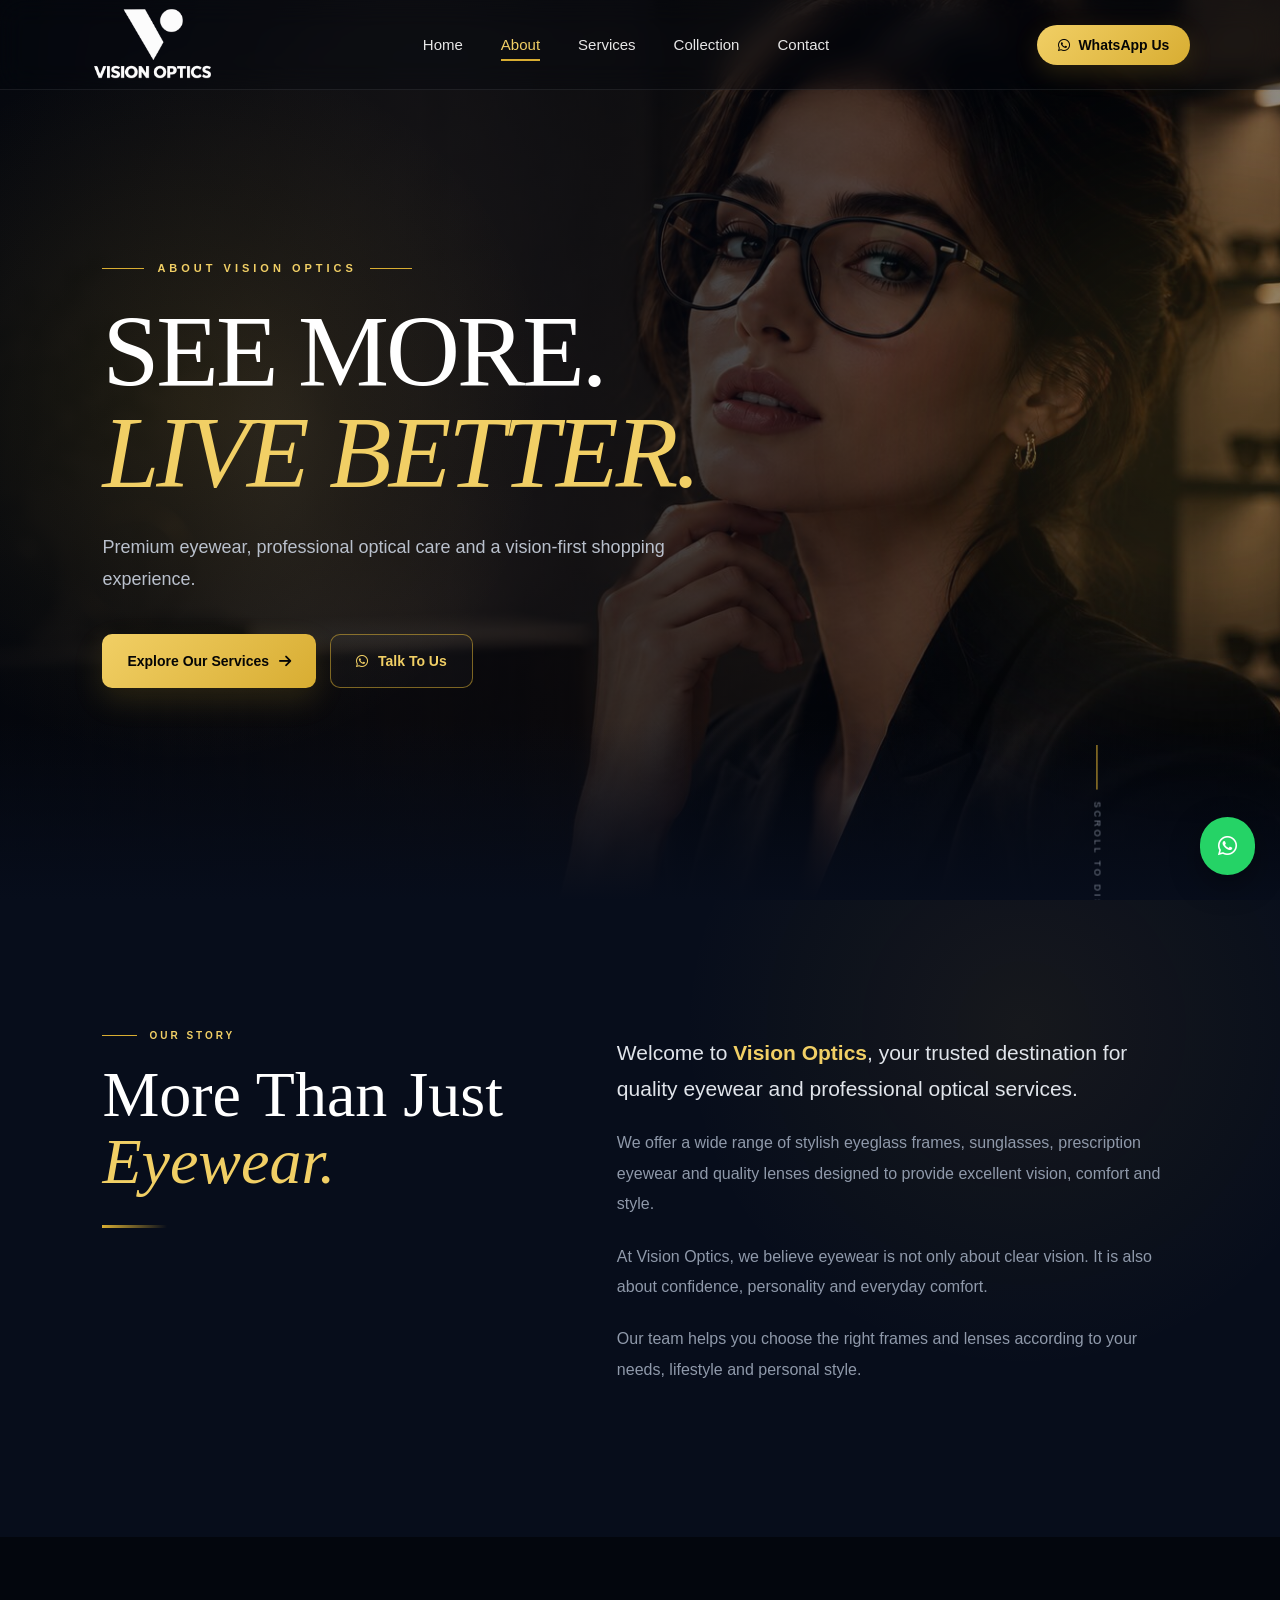
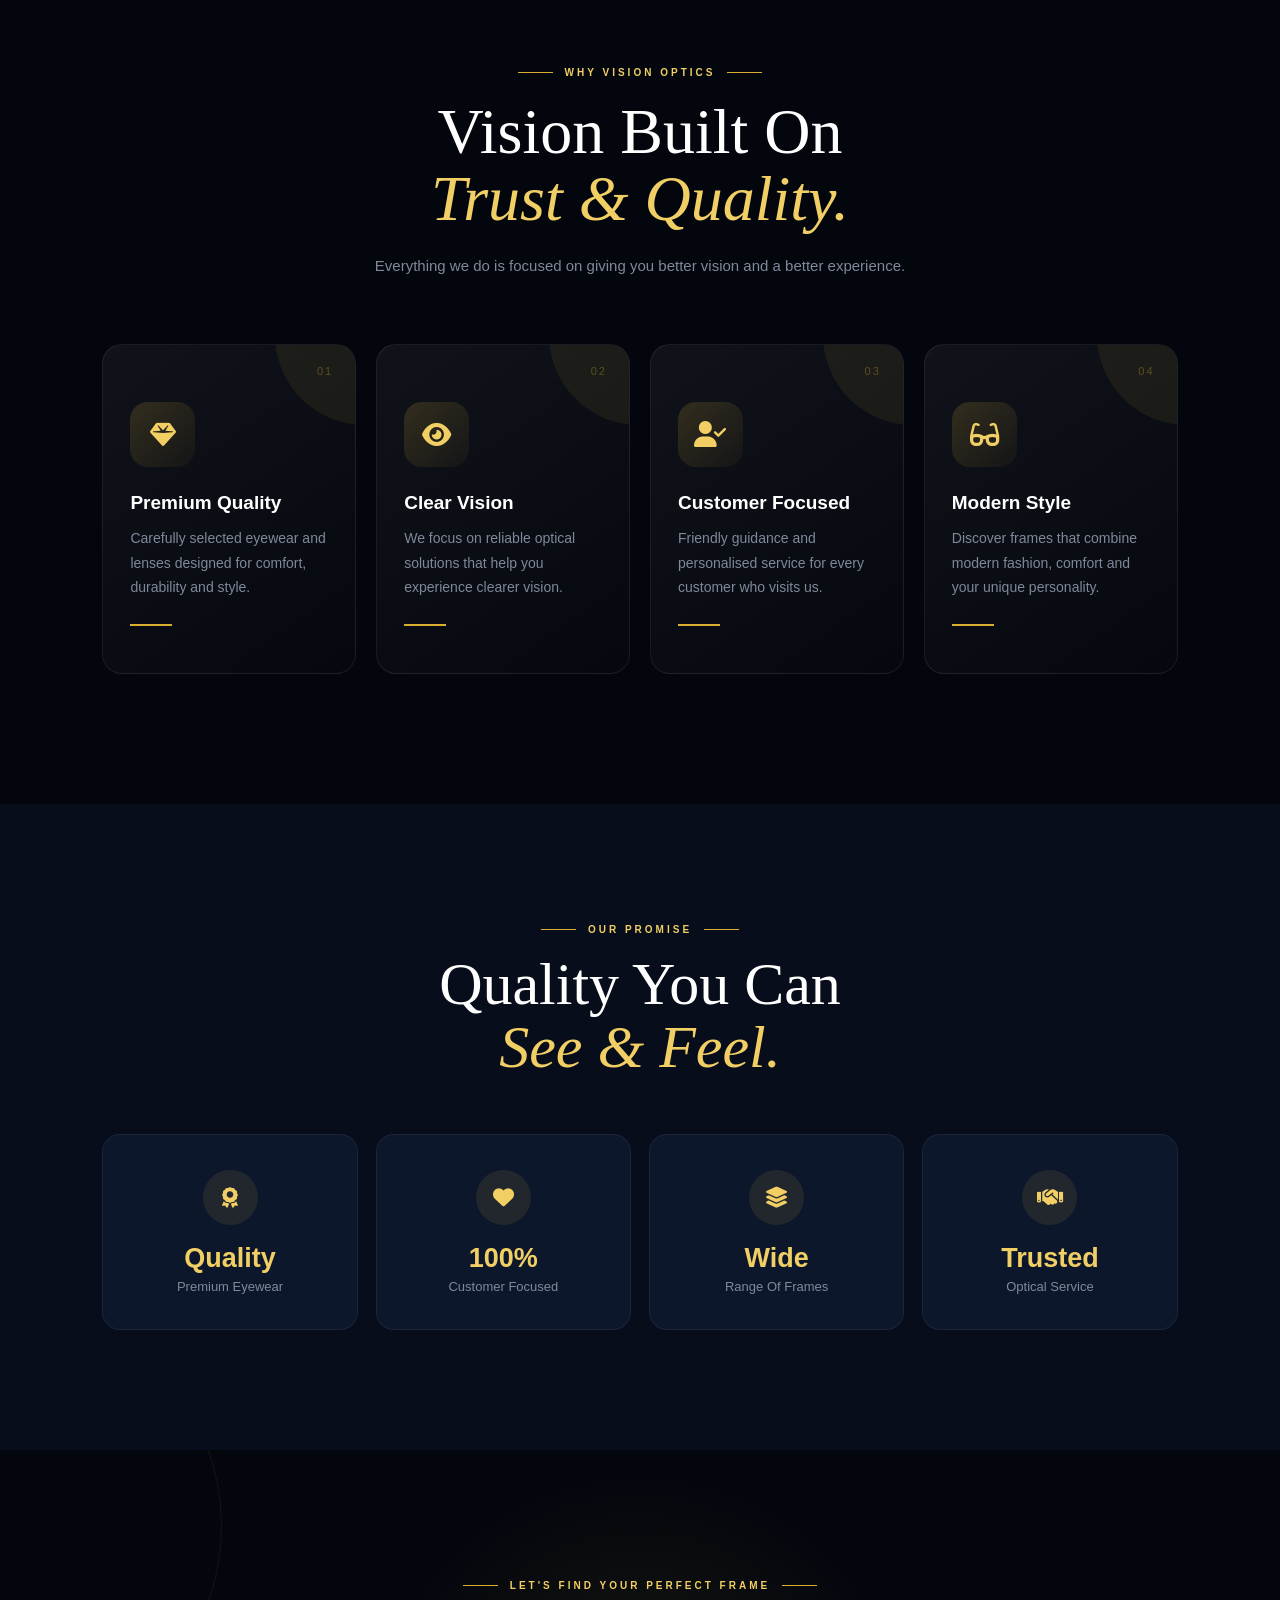
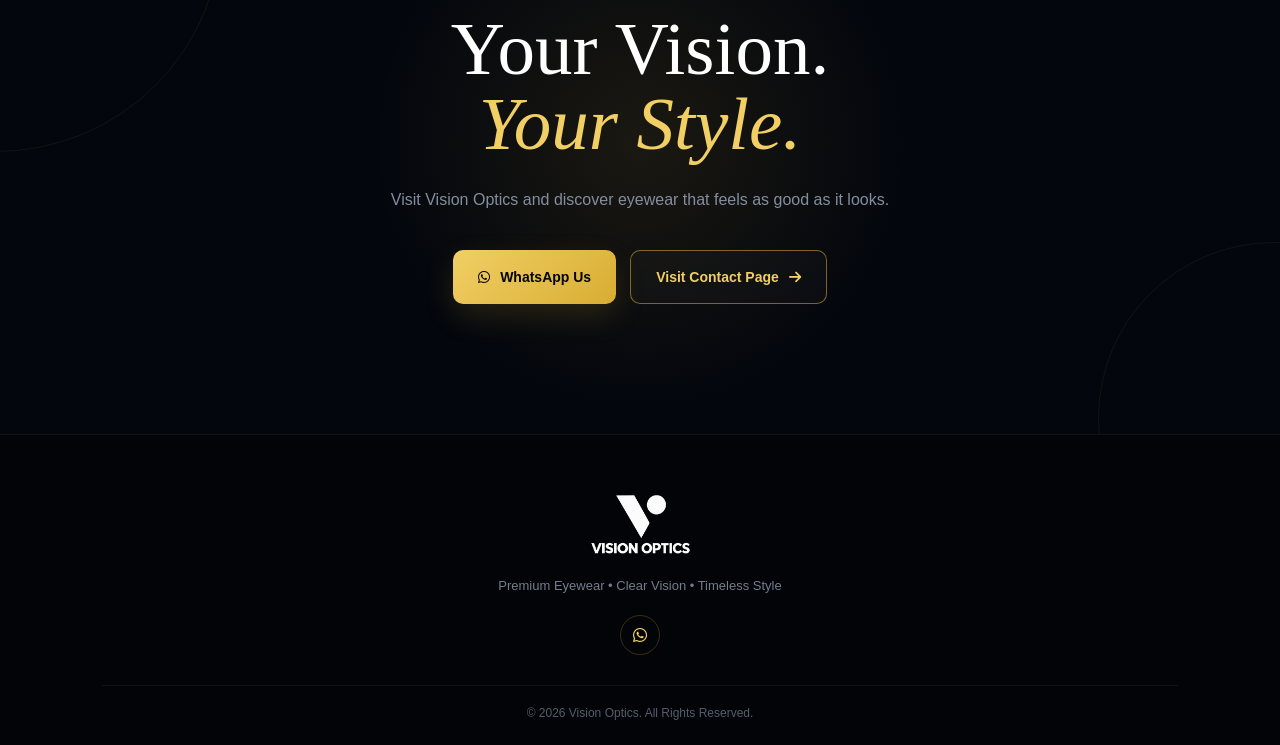
<file: about.html>
<!DOCTYPE html>
<html lang="en">

<head>

    <meta charset="UTF-8">
    <meta name="viewport" content="width=device-width, initial-scale=1.0">

    <title>About Us | Vision Optics</title>

    <link rel="stylesheet" href="css/style.css">

    <link rel="stylesheet"
        href="https://cdnjs.cloudflare.com/ajax/libs/font-awesome/6.5.1/css/all.min.css">

</head>

<body class="about-page">

    <!-- ================= NAVBAR ================= -->

    <nav class="navbar">

        <a href="index.html" class="logo">
            <img src="images/logo.png" alt="Vision Optics Logo">
        </a>

        <!-- Mobile Menu Toggle -->
        <input type="checkbox" id="menu-toggle">
        <label for="menu-toggle" class="menu-icon">
            <i class="fas fa-bars"></i>
        </label>

        <ul class="nav-links">
            <li>
                <a href="index.html">Home</a>
            </li>
            <li>
                <a href="about.html" class="active">About</a>
            </li>
            <li>
                <a href="services.html">Services</a>
            </li>
            <li>
                <a href="collection.html">Collection</a>
            </li>
            <li>
                <a href="contact.html">Contact</a>
            </li>
        </ul>

        <a href="https://wa.me/919898174744"
           target="_blank"
           class="nav-btn">
            <i class="fab fa-whatsapp"></i>
            WhatsApp Us
        </a>

    </nav>


    <!-- ================= ABOUT HERO ================= -->

    <section class="about-hero">

        <div class="about-hero-overlay"></div>

        <div class="about-hero-content">

            <div class="about-eyebrow">

                <span></span>

                ABOUT VISION OPTICS

                <span></span>

            </div>

            <h1>
                SEE MORE.<br>
                <em>LIVE BETTER.</em>
            </h1>

            <p>
                Premium eyewear, professional optical care
                and a vision-first shopping experience.
            </p>

            <div class="about-hero-buttons">

                <a href="services.html"
                   class="about-gold-btn">

                    Explore Our Services
                    <i class="fas fa-arrow-right"></i>

                </a>

                <a href="https://wa.me/919898174744"
                   target="_blank"
                   class="about-outline-btn">

                    <i class="fab fa-whatsapp"></i>
                    Talk To Us

                </a>

            </div>

        </div>

        <div class="about-scroll">

            <span></span>
            SCROLL TO DISCOVER

        </div>

    </section>


    <!-- ================= INTRO ================= -->

    <section class="about-story">

        <div class="about-story-container">

            <div class="about-story-heading">

                <div class="about-section-label">

                    <span></span>
                    OUR STORY

                </div>

                <h2>
                    More Than Just<br>
                    <em>Eyewear.</em>
                </h2>

                <div class="about-gold-line"></div>

            </div>


            <div class="about-story-content">

                <p class="about-lead">

                    Welcome to <strong>Vision Optics</strong>,
                    your trusted destination for quality eyewear
                    and professional optical services.

                </p>

                <p>

                    We offer a wide range of stylish eyeglass frames,
                    sunglasses, prescription eyewear and quality
                    lenses designed to provide excellent vision,
                    comfort and style.

                </p>

                <p>

                    At Vision Optics, we believe eyewear is not
                    only about clear vision. It is also about
                    confidence, personality and everyday comfort.

                </p>

                <p>

                    Our team helps you choose the right frames
                    and lenses according to your needs, lifestyle
                    and personal style.

                </p>

            </div>

        </div>

    </section>


    <!-- ================= VALUES ================= -->

    <section class="about-values">

        <div class="about-values-heading">

            <div class="about-section-label center">

                <span></span>
                WHY VISION OPTICS
                <span></span>

            </div>

            <h2>
                Vision Built On<br>
                <em>Trust & Quality.</em>
            </h2>

            <p>
                Everything we do is focused on giving you
                better vision and a better experience.
            </p>

        </div>


        <div class="about-value-grid">


            <!-- CARD 1 -->

            <div class="about-value-card">

                <div class="about-card-number">
                    01
                </div>

                <div class="about-value-icon">

                    <i class="fas fa-gem"></i>

                </div>

                <h3>Premium Quality</h3>

                <p>
                    Carefully selected eyewear and lenses
                    designed for comfort, durability and style.
                </p>

                <div class="about-card-line"></div>

            </div>


            <!-- CARD 2 -->

            <div class="about-value-card">

                <div class="about-card-number">
                    02
                </div>

                <div class="about-value-icon">

                    <i class="fas fa-eye"></i>

                </div>

                <h3>Clear Vision</h3>

                <p>
                    We focus on reliable optical solutions
                    that help you experience clearer vision.
                </p>

                <div class="about-card-line"></div>

            </div>


            <!-- CARD 3 -->

            <div class="about-value-card">

                <div class="about-card-number">
                    03
                </div>

                <div class="about-value-icon">

                    <i class="fas fa-user-check"></i>

                </div>

                <h3>Customer Focused</h3>

                <p>
                    Friendly guidance and personalised service
                    for every customer who visits us.
                </p>

                <div class="about-card-line"></div>

            </div>


            <!-- CARD 4 -->

            <div class="about-value-card">

                <div class="about-card-number">
                    04
                </div>

                <div class="about-value-icon">

                    <i class="fas fa-glasses"></i>

                </div>

                <h3>Modern Style</h3>

                <p>
                    Discover frames that combine modern fashion,
                    comfort and your unique personality.
                </p>

                <div class="about-card-line"></div>

            </div>

        </div>

    </section>


    <!-- ================= STATS ================= -->

    <section class="about-stats-section">

        <div class="about-stats-heading">

            <div class="about-section-label center">

                <span></span>
                OUR PROMISE
                <span></span>

            </div>

            <h2>
                Quality You Can<br>
                <em>See & Feel.</em>
            </h2>

        </div>


        <div class="about-stats-grid">


            <div class="about-stat-box">

                <div class="about-stat-icon">
                    <i class="fas fa-award"></i>
                </div>

                <h3>Quality</h3>

                <p>Premium Eyewear</p>

            </div>


            <div class="about-stat-box">

                <div class="about-stat-icon">
                    <i class="fas fa-heart"></i>
                </div>

                <h3>100%</h3>

                <p>Customer Focused</p>

            </div>


            <div class="about-stat-box">

                <div class="about-stat-icon">
                    <i class="fas fa-layer-group"></i>
                </div>

                <h3>Wide</h3>

                <p>Range Of Frames</p>

            </div>


            <div class="about-stat-box">

                <div class="about-stat-icon">
                    <i class="fas fa-handshake"></i>
                </div>

                <h3>Trusted</h3>

                <p>Optical Service</p>

            </div>

        </div>

    </section>


    <!-- ================= CTA ================= -->

    <section class="about-cta">

        <div class="about-cta-content">

            <div class="about-section-label center">

                <span></span>
                LET'S FIND YOUR PERFECT FRAME
                <span></span>

            </div>

            <h2>
                Your Vision.<br>
                <em>Your Style.</em>
            </h2>

            <p>
                Visit Vision Optics and discover eyewear
                that feels as good as it looks.
            </p>

            <div class="about-cta-buttons">

                <a href="https://wa.me/919898174744"
                   target="_blank"
                   class="about-gold-btn">

                    <i class="fab fa-whatsapp"></i>
                    WhatsApp Us

                </a>

                <a href="contact.html"
                   class="about-outline-btn">

                    Visit Contact Page
                    <i class="fas fa-arrow-right"></i>

                </a>

            </div>

        </div>

    </section>


    <!-- ================= FOOTER ================= -->

    <footer>

        <div class="footer-logo">

            <img src="images/logo.png"
                 alt="Vision Optics">

        </div>

        <p>
            Premium Eyewear • Clear Vision • Timeless Style
        </p>

        <div class="footer-social">

            <a href="https://wa.me/919898174744"
               target="_blank"
               aria-label="WhatsApp">

                <i class="fab fa-whatsapp"></i>

            </a>

        </div>

        <div class="footer-bottom">

            © 2026 Vision Optics. All Rights Reserved.

        </div>

    </footer>


    <!-- ================= FLOATING WHATSAPP ================= -->

    <a href="https://wa.me/919898174744"
       target="_blank"
       class="floating-whatsapp">

        <i class="fab fa-whatsapp"></i>

    </a>


    <script src="js/script.js"></script>

</body>

</html>
</file>
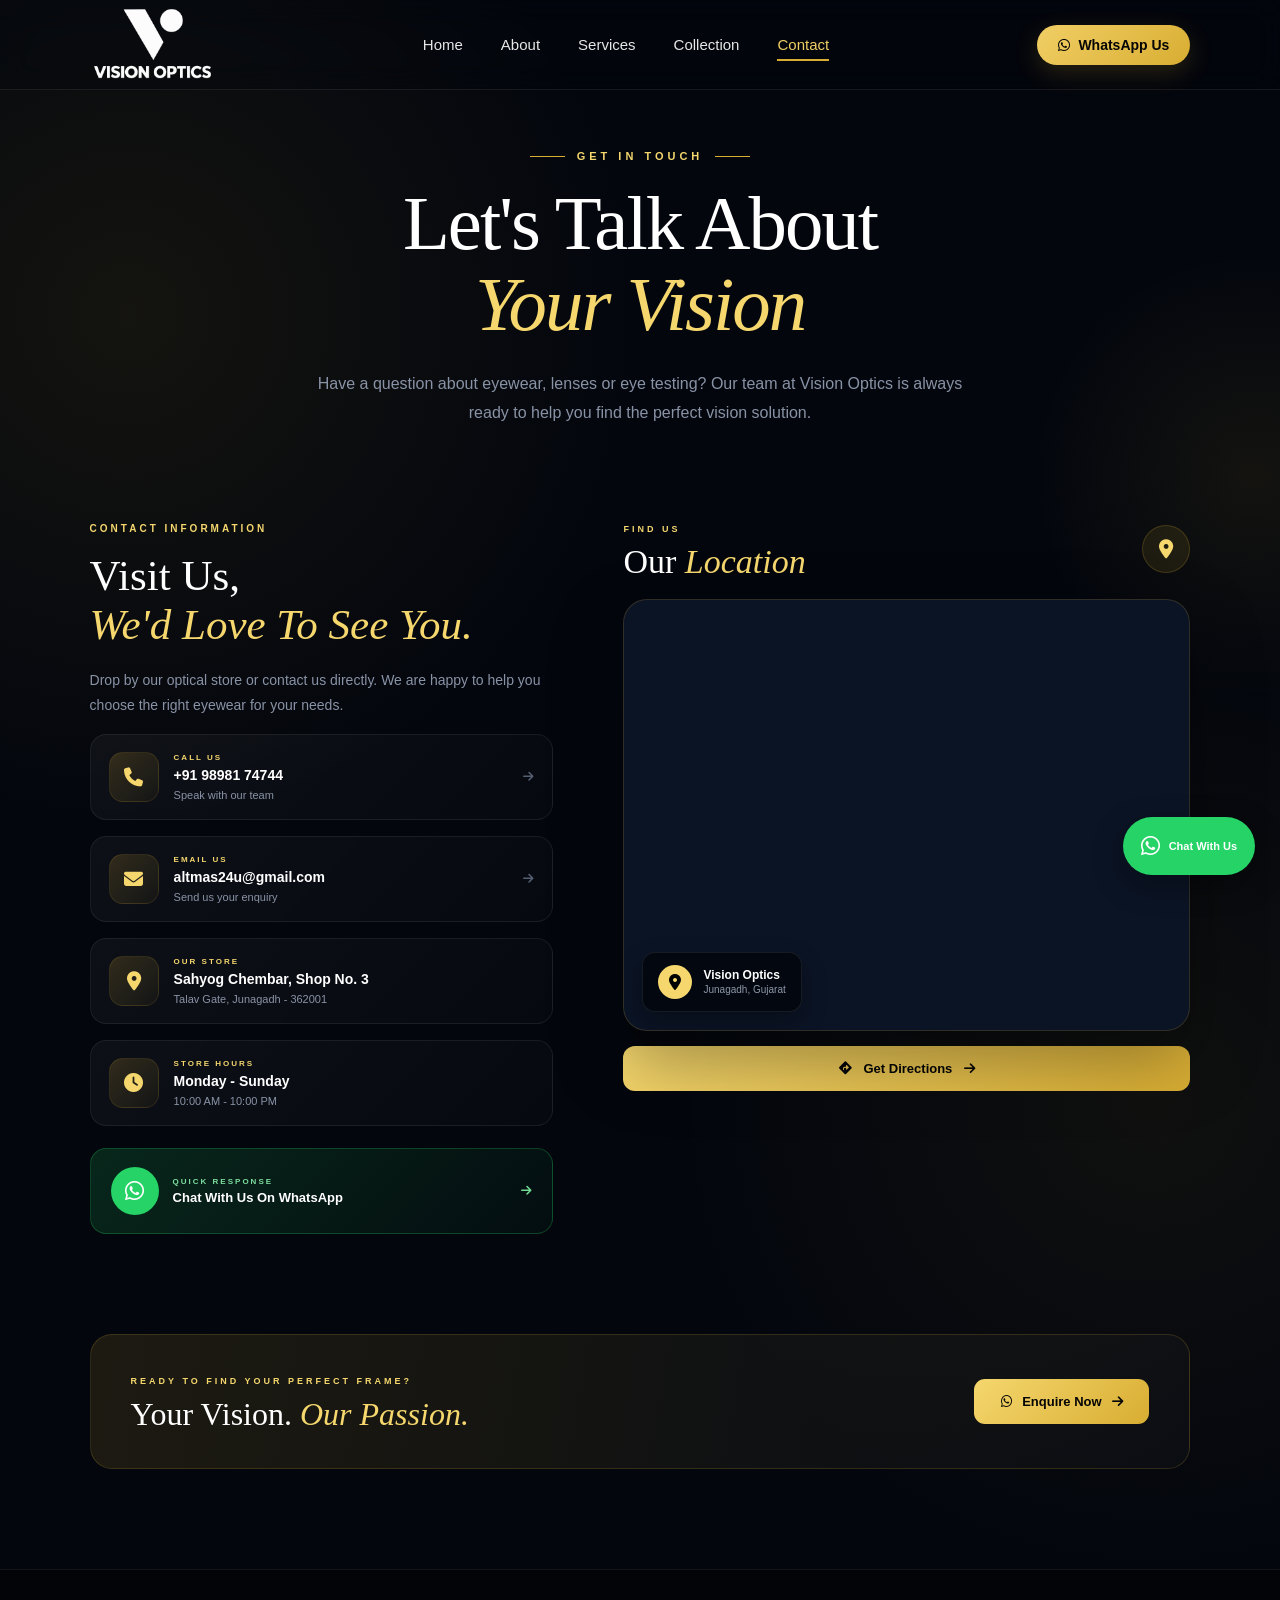
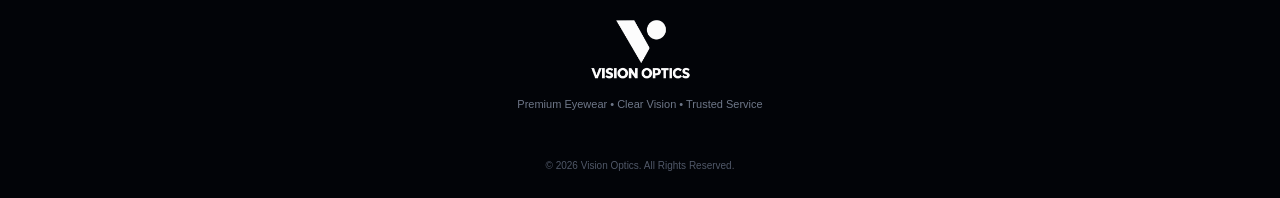
<file: contact.html>
<!DOCTYPE html>
<html lang="en">

<head>

    <meta charset="UTF-8">
    <meta name="viewport" content="width=device-width, initial-scale=1.0">

    <title>Contact Us | Vision Optics</title>

    <!-- Main Website CSS -->
    <link rel="stylesheet" href="css/style.css">

    <!-- ONLY CONTACT PAGE CSS -->
    <link rel="stylesheet" href="css/contact.css">

    <!-- Font Awesome -->
    <link rel="stylesheet"
        href="https://cdnjs.cloudflare.com/ajax/libs/font-awesome/6.5.1/css/all.min.css">

</head>

<body>

    <!-- ================= NAVBAR ================= -->

    <nav class="navbar">

        <a href="index.html" class="logo">
            <img src="images/logo.png" alt="Vision Optics Logo">
        </a>

        <!-- Mobile Menu Toggle -->
        <input type="checkbox" id="menu-toggle">
        <label for="menu-toggle" class="menu-icon">
            <i class="fas fa-bars"></i>
        </label>

        <ul class="nav-links">
            <li>
                <a href="index.html">Home</a>
            </li>
            <li>
                <a href="about.html">About</a>
            </li>
            <li>
                <a href="services.html">Services</a>
            </li>
            <li>
                <a href="collection.html">Collection</a>
            </li>
            <li>
                <a href="contact.html" class="active">Contact</a>
            </li>
        </ul>

        <a href="https://wa.me/919898174744"
            target="_blank"
            class="nav-btn">
            <i class="fab fa-whatsapp"></i>
            WhatsApp Us
        </a>

    </nav>


    <!-- ================= CONTACT HERO ================= -->

    <section class="contact-page">

        <div class="contact-hero">

            <div class="contact-label">
                <span></span>
                GET IN TOUCH
                <span></span>
            </div>

            <h1>
                Let's Talk About
                <span>Your Vision</span>
            </h1>

            <p>
                Have a question about eyewear, lenses or eye testing?
                Our team at Vision Optics is always ready to help you
                find the perfect vision solution.
            </p>

        </div>


        <!-- ================= CONTACT CONTENT ================= -->

        <div class="contact-wrapper">


            <!-- LEFT SIDE -->

            <div class="contact-details">

                <div class="contact-heading">

                    <span>CONTACT INFORMATION</span>

                    <h2>
                        Visit Us,
                        <em>We'd Love To See You.</em>
                    </h2>

                    <p>
                        Drop by our optical store or contact us directly.
                        We are happy to help you choose the right eyewear
                        for your needs.
                    </p>

                </div>


                <!-- PHONE -->

                <a href="tel:+919898174744" class="contact-card">

                    <div class="contact-icon">
                        <i class="fas fa-phone"></i>
                    </div>

                    <div>
                        <small>CALL US</small>
                        <h3>+91 98981 74744</h3>
                        <p>Speak with our team</p>
                    </div>

                    <i class="fas fa-arrow-right card-arrow"></i>

                </a>


                <!-- EMAIL -->

                <a href="mailto:altmas24u@gmail.com"
                    class="contact-card">

                    <div class="contact-icon">
                        <i class="fas fa-envelope"></i>
                    </div>

                    <div>
                        <small>EMAIL US</small>
                        <h3>altmas24u@gmail.com</h3>
                        <p>Send us your enquiry</p>
                    </div>

                    <i class="fas fa-arrow-right card-arrow"></i>

                </a>


                <!-- ADDRESS -->

                <div class="contact-card">

                    <div class="contact-icon">
                        <i class="fas fa-location-dot"></i>
                    </div>

                    <div>
                        <small>OUR STORE</small>

                        <h3>
                            Sahyog Chembar,
                            Shop No. 3
                        </h3>

                        <p>
                            Talav Gate, Junagadh - 362001
                        </p>
                    </div>

                </div>


                <!-- TIMING -->

                <div class="contact-card">

                    <div class="contact-icon">
                        <i class="fas fa-clock"></i>
                    </div>

                    <div>
                        <small>STORE HOURS</small>

                        <h3>Monday - Sunday</h3>

                        <p>10:00 AM - 10:00 PM</p>
                    </div>

                </div>


                <!-- WHATSAPP CTA -->

                <a href="https://wa.me/919898174744"
                    target="_blank"
                    class="contact-whatsapp">

                    <div class="whatsapp-icon">
                        <i class="fab fa-whatsapp"></i>
                    </div>

                    <div>
                        <small>QUICK RESPONSE</small>
                        <strong>Chat With Us On WhatsApp</strong>
                    </div>

                    <i class="fas fa-arrow-right"></i>

                </a>

            </div>


            <!-- RIGHT SIDE -->

            <div class="contact-map-area">

                <div class="map-title">

                    <div>
                        <span>FIND US</span>

                        <h2>
                            Our <em>Location</em>
                        </h2>
                    </div>

                    <div class="map-pin">
                        <i class="fas fa-location-dot"></i>
                    </div>

                </div>


                <!-- GOOGLE MAP -->

                <div class="map-box">

                    <iframe
                        src="https://www.google.com/maps/embed?pb=!1m18!1m12!1m3!1d927.9260749413592!2d70.45848602845479!3d21.51929934638295!2m3!1f0!2f0!3f0!3m2!1i1024!2i768!4f13.1!3m3!1m2!1s0x3958018c0a292eb3%3A0x24492da1417eef21!2sVision%20Optics!5e0!3m2!1sen!2sin!4v1786362574509!5m2!1sen!2sin"
                        allowfullscreen=""
                        loading="lazy">
                    </iframe>

                    <div class="map-overlay">

                        <i class="fas fa-location-dot"></i>

                        <div>
                            <strong>Vision Optics</strong>
                            <span>Junagadh, Gujarat</span>
                        </div>

                    </div>

                </div>


                <!-- MAP BUTTON -->

                <a
                    href="https://www.google.com/maps/search/?api=1&query=Vision+Optics+Junagadh"
                    target="_blank"
                    class="directions-btn">

                    <i class="fas fa-diamond-turn-right"></i>

                    Get Directions

                    <i class="fas fa-arrow-right"></i>

                </a>

            </div>

        </div>


        <!-- ================= BOTTOM CTA ================= -->

        <div class="contact-bottom">

            <div>

                <span>READY TO FIND YOUR PERFECT FRAME?</span>

                <h2>
                    Your Vision.
                    <em>Our Passion.</em>
                </h2>

            </div>

            <a href="https://wa.me/919898174744"
                target="_blank">

                <i class="fab fa-whatsapp"></i>

                Enquire Now

                <i class="fas fa-arrow-right"></i>

            </a>

        </div>

    </section>


    <!-- ================= FOOTER ================= -->

    <footer class="contact-footer">

        <img src="images/logo.png" alt="Vision Optics">

        <p>
            Premium Eyewear • Clear Vision • Trusted Service
        </p>

        <div class="footer-line"></div>

        <small>
            © 2026 Vision Optics. All Rights Reserved.
        </small>

    </footer>


    <!-- ================= FLOATING WHATSAPP ================= -->

    <a href="https://wa.me/919898174744"
        target="_blank"
        class="floating-whatsapp contact-wa">

        <i class="fab fa-whatsapp"></i>

        <span>Chat With Us</span>

    </a>


    <script src="js/script.js"></script>

</body>

</html>
</file>
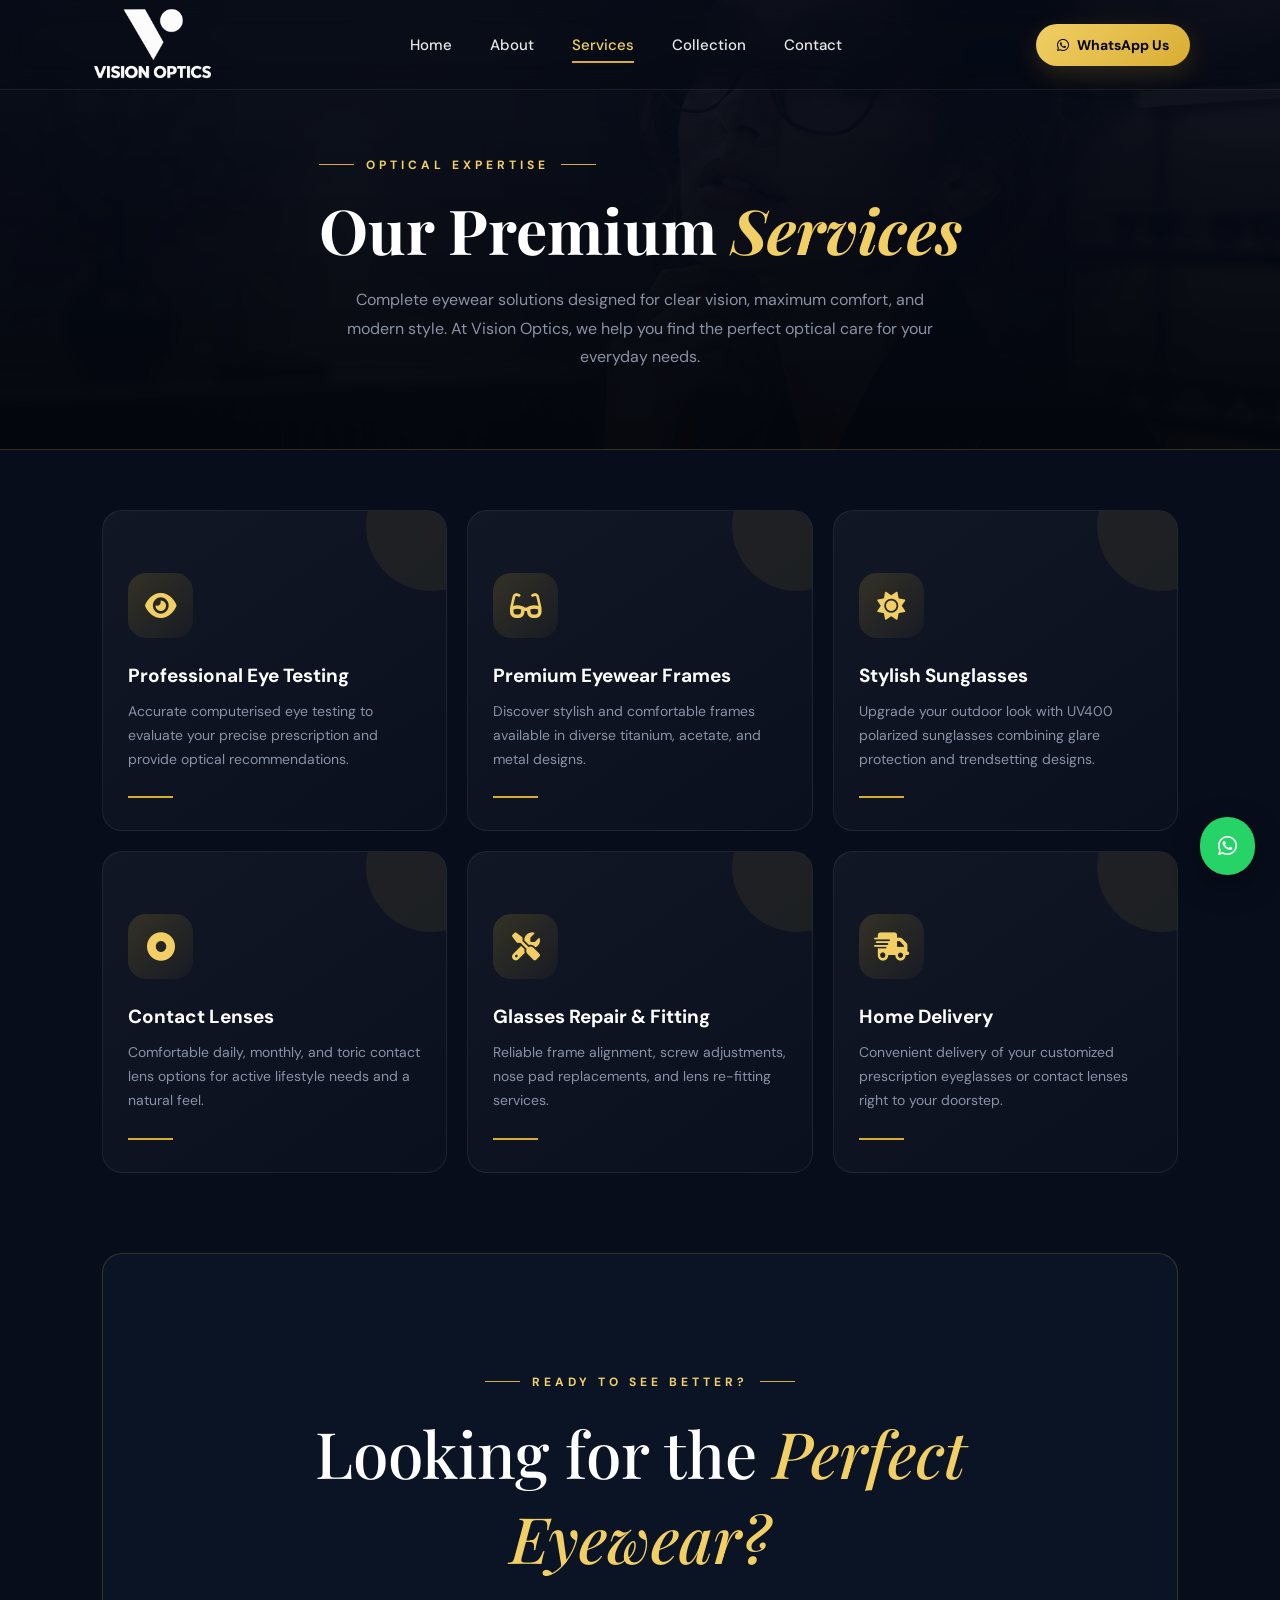
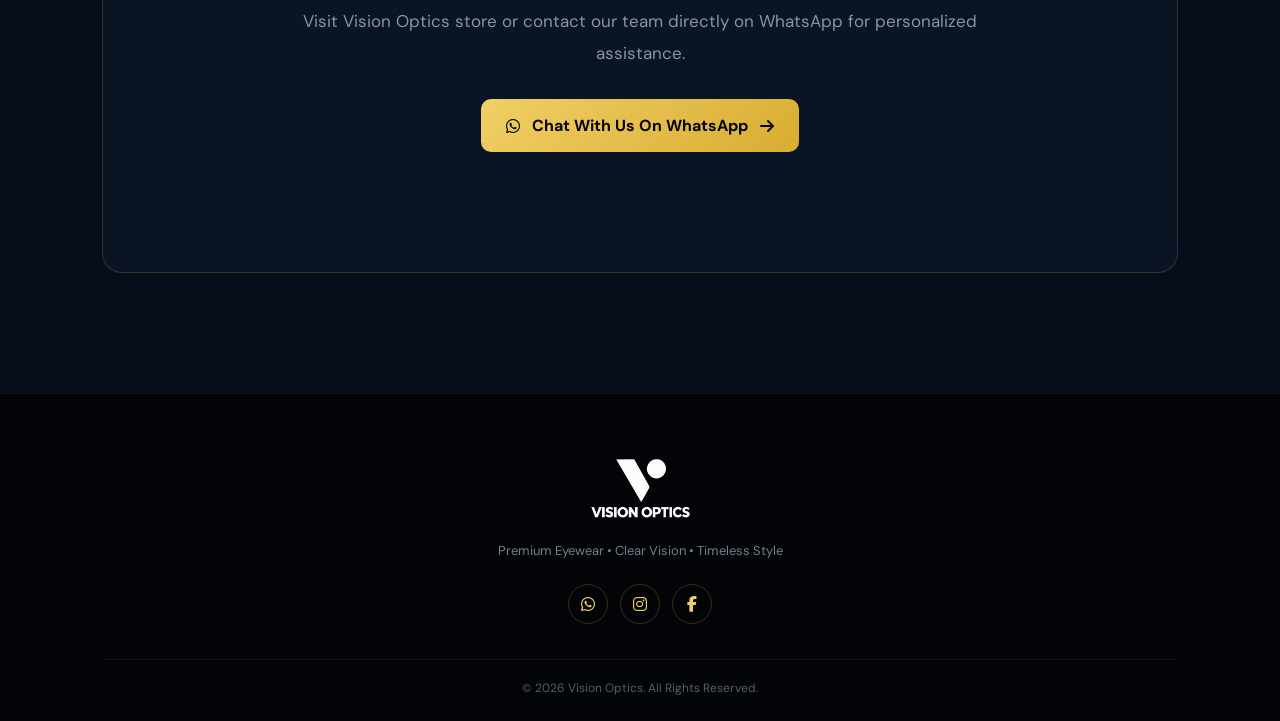
<file: services.html>
<!DOCTYPE html>
<html lang="en">
<head>
    <meta charset="UTF-8">
    <meta name="viewport" content="width=device-width, initial-scale=1.0">
    <meta name="description" content="Vision Optics offers professional eye testing, premium eyeglass frames, stylish sunglasses, contact lenses, glasses repair, and home delivery services.">
    <title>Our Services | Vision Optics</title>

    <!-- CSS -->
    <link rel="stylesheet" href="css/style.css">

    <!-- Font Awesome -->
    <link rel="stylesheet" href="https://cdnjs.cloudflare.com/ajax/libs/font-awesome/6.5.1/css/all.min.css">

    <!-- Google Fonts -->
    <link rel="preconnect" href="https://fonts.googleapis.com">
    <link rel="preconnect" href="https://fonts.gstatic.com" crossorigin>
    <link href="https://fonts.googleapis.com/css2?family=DM+Sans:wght@400;500;600;700&family=Playfair+Display:wght@500;600;700&display=swap" rel="stylesheet">
</head>

<body class="services-page">

    <!-- ================= NAVBAR ================= -->
    <nav class="navbar">
        <a href="index.html" class="logo">
            <img src="images/logo.png" alt="Vision Optics Logo">
        </a>

        <!-- Mobile Menu Toggle -->
        <input type="checkbox" id="menu-toggle">
        <label for="menu-toggle" class="menu-icon">
            <i class="fas fa-bars"></i>
        </label>

        <ul class="nav-links">
            <li><a href="index.html">Home</a></li>
            <li><a href="about.html">About</a></li>
            <li><a href="services.html" class="active">Services</a></li>
            <li><a href="collection.html">Collection</a></li>
            <li><a href="contact.html">Contact</a></li>
        </ul>

        <a href="https://wa.me/919898174744" target="_blank" class="nav-btn">
            <i class="fab fa-whatsapp"></i> WhatsApp Us
        </a>
    </nav>

    <!-- ================= SERVICES HERO ================= -->
    <section class="collection-hero">
        <div class="collection-hero-content">
            <div class="section-label">
                <span></span> OPTICAL EXPERTISE <span></span>
            </div>
            <h1>Our Premium <span>Services</span></h1>
            <p>Complete eyewear solutions designed for clear vision, maximum comfort, and modern style. At Vision Optics, we help you find the perfect optical care for your everyday needs.</p>
        </div>
    </section>

    <!-- ================= SERVICES LIST ================= -->
    <section class="services-preview" style="padding-top: 60px;">
        <div class="why-grid" style="grid-template-columns: repeat(auto-fill, minmax(300px, 1fr)); max-width: 1200px;">

            <!-- EYE TESTING -->
            <div class="why-card">
                <div class="why-icon">
                    <i class="fas fa-eye"></i>
                </div>
                <h3>Professional Eye Testing</h3>
                <p>Accurate computerised eye testing to evaluate your precise prescription and provide optical recommendations.</p>
                <div class="card-line"></div>
            </div>

            <!-- PREMIUM FRAMES -->
            <div class="why-card">
                <div class="why-icon">
                    <i class="fas fa-glasses"></i>
                </div>
                <h3>Premium Eyewear Frames</h3>
                <p>Discover stylish and comfortable frames available in diverse titanium, acetate, and metal designs.</p>
                <div class="card-line"></div>
            </div>

            <!-- SUNGLASSES -->
            <div class="why-card">
                <div class="why-icon">
                    <i class="fas fa-sun"></i>
                </div>
                <h3>Stylish Sunglasses</h3>
                <p>Upgrade your outdoor look with UV400 polarized sunglasses combining glare protection and trendsetting designs.</p>
                <div class="card-line"></div>
            </div>

            <!-- CONTACT LENSES -->
            <div class="why-card">
                <div class="why-icon">
                    <i class="fas fa-circle-dot"></i>
                </div>
                <h3>Contact Lenses</h3>
                <p>Comfortable daily, monthly, and toric contact lens options for active lifestyle needs and a natural feel.</p>
                <div class="card-line"></div>
            </div>

            <!-- GLASSES REPAIR -->
            <div class="why-card">
                <div class="why-icon">
                    <i class="fas fa-screwdriver-wrench"></i>
                </div>
                <h3>Glasses Repair & Fitting</h3>
                <p>Reliable frame alignment, screw adjustments, nose pad replacements, and lens re-fitting services.</p>
                <div class="card-line"></div>
            </div>

            <!-- HOME DELIVERY -->
            <div class="why-card">
                <div class="why-icon">
                    <i class="fas fa-truck-fast"></i>
                </div>
                <h3>Home Delivery</h3>
                <p>Convenient delivery of your customized prescription eyeglasses or contact lenses right to your doorstep.</p>
                <div class="card-line"></div>
            </div>

        </div>

        <!-- ================= CTA ================= -->
        <div class="intro" style="margin-top: 80px; border-radius: 20px; background: rgba(14, 25, 46, 0.6); border: 1px solid rgba(216, 173, 50, 0.2);">
            <div class="section-label center">
                <span></span> READY TO SEE BETTER? <span></span>
            </div>
            <h2>Looking for the <span>Perfect Eyewear?</span></h2>
            <p>Visit Vision Optics store or contact our team directly on WhatsApp for personalized assistance.</p>
            <div style="margin-top: 30px;">
                <a href="https://wa.me/919898174744" target="_blank" class="btn-primary">
                    <i class="fab fa-whatsapp"></i> Chat With Us On WhatsApp <i class="fas fa-arrow-right"></i>
                </a>
            </div>
        </div>
    </section>

    <!-- ================= FOOTER ================= -->
    <footer>
        <div class="footer-logo">
            <img src="images/logo.png" alt="Vision Optics">
        </div>

        <p>Premium Eyewear • Clear Vision • Timeless Style</p>

        <div class="footer-social">
            <a href="https://wa.me/919898174744" target="_blank" aria-label="WhatsApp">
                <i class="fab fa-whatsapp"></i>
            </a>
            <a href="#" aria-label="Instagram">
                <i class="fab fa-instagram"></i>
            </a>
            <a href="#" aria-label="Facebook">
                <i class="fab fa-facebook-f"></i>
            </a>
        </div>

        <div class="footer-bottom">
            © 2026 Vision Optics. All Rights Reserved.
        </div>
    </footer>

    <!-- ================= FLOATING WHATSAPP ================= -->
    <a href="https://wa.me/919898174744" target="_blank" class="floating-whatsapp" aria-label="Contact Vision Optics on WhatsApp">
        <i class="fab fa-whatsapp"></i>
    </a>

    <!-- JS -->
    <script src="js/script.js"></script>
</body>
</html>
</file>
<file: css/style.css>
/* =====================================================
   VISION OPTICS
   PREMIUM OPTICAL SHOP WEBSITE
===================================================== */


/* ================= RESET ================= */

* {
    margin: 0;
    padding: 0;
    box-sizing: border-box;
    scroll-behavior: smooth;
}


:root {

    --gold: #d8ad32;
    --gold-light: #f1cf65;
    --gold-dark: #a77c18;

    --black: #03060d;
    --dark: #070d1b;
    --dark-2: #0b1427;
    --card: #0e192e;

    --white: #ffffff;
    --text: #d7dbe4;
    --muted: #8993a6;

}


body {

    font-family: 'DM Sans', sans-serif;

    background: var(--black);

    color: var(--white);

    overflow-x: hidden;

}


a {
    text-decoration: none;
    color: inherit;
}


img {
    max-width: 100%;
    display: block;
}


::selection {
    background: var(--gold);
    color: #000;
}



/* =====================================================
   NAVBAR
===================================================== */

.navbar {

    position: absolute;

    top: 0;
    left: 0;

    width: 100%;

    height: 90px;

    padding: 0 7%;

    display: flex;

    align-items: center;

    justify-content: space-between;

    z-index: 1000;

    background: rgba(3, 6, 13, 0.25);

    backdrop-filter: blur(14px);

    border-bottom: 1px solid rgba(255,255,255,0.08);

}


.logo img {

    width: 125px;

    height: auto;

}


.nav-links {

    display: flex;

    gap: 38px;

    list-style: none;

}


.nav-links a {

    position: relative;

    color: #e7e7e7;

    font-size: 15px;

    font-weight: 500;

    transition: 0.3s;

}


.nav-links a::after {

    content: "";

    position: absolute;

    left: 0;

    bottom: -8px;

    width: 0;

    height: 2px;

    background: var(--gold);

    transition: 0.3s;

}


.nav-links a:hover,
.nav-links a.active {

    color: var(--gold-light);

}


.nav-links a:hover::after,
.nav-links a.active::after {

    width: 100%;

}


.nav-btn {

    display: flex;

    align-items: center;

    gap: 8px;

    padding: 12px 21px;

    border-radius: 30px;

    background: linear-gradient(
        135deg,
        var(--gold-light),
        var(--gold)
    );

    color: #050505;

    font-size: 14px;

    font-weight: 700;

    box-shadow: 0 8px 25px rgba(216,173,50,0.18);

    transition: 0.3s;

}


.nav-btn:hover {

    transform: translateY(-3px);

    box-shadow: 0 12px 30px rgba(216,173,50,0.35);

}


#menu-toggle,
.menu-icon {

    display: none;

}



/* =====================================================
   HERO
===================================================== */

.hero {

    min-height: 100vh;

    position: relative;

    display: flex;

    align-items: center;

    padding: 150px 8% 100px;

    background:

        linear-gradient(
            90deg,
            rgba(3,6,13,0.92) 0%,
            rgba(3,6,13,0.72) 45%,
            rgba(3,6,13,0.35) 100%
        ),

        url('../images/hero.jpg');

    background-size: cover;

    background-position: center;

    isolation: isolate;

}


.hero::before {

    content: "";

    position: absolute;

    inset: 0;

    background:
        radial-gradient(
            circle at 20% 50%,
            rgba(216,173,50,0.10),
            transparent 35%
        );

    z-index: -1;

}


.hero-content {

    max-width: 760px;

    position: relative;

    z-index: 2;

    animation: heroReveal 1s ease both;

}


@keyframes heroReveal {

    from {

        opacity: 0;

        transform: translateY(35px);

    }

    to {

        opacity: 1;

        transform: translateY(0);

    }

}


.hero-tag,
.section-label {

    display: flex;

    align-items: center;

    gap: 12px;

    color: var(--gold-light);

    font-size: 12px;

    font-weight: 700;

    letter-spacing: 4px;

}


.hero-tag span,
.section-label span {

    width: 35px;

    height: 1px;

    background: var(--gold);

}


.hero h1 {

    margin-top: 25px;

    font-family: 'Playfair Display', serif;

    font-size: clamp(55px, 7vw, 88px);

    line-height: 1.02;

    font-weight: 500;

    letter-spacing: -2px;

}


.hero h1 span {

    color: var(--gold-light);

    font-style: italic;

}


.hero-description {

    max-width: 570px;

    margin-top: 25px;

    color: #d5d8df;

    font-size: 18px;

    line-height: 1.8;

}


/* HERO FEATURES */

.hero-features {

    display: flex;

    flex-wrap: wrap;

    gap: 14px;

    margin-top: 35px;

}


.feature {

    display: flex;

    align-items: center;

    gap: 10px;

    min-width: 135px;

    padding: 11px 15px;

    border: 1px solid rgba(255,255,255,0.10);

    border-radius: 12px;

    background: rgba(255,255,255,0.05);

    backdrop-filter: blur(10px);

}


.feature-icon {

    width: 34px;

    height: 34px;

    display: flex;

    justify-content: center;

    align-items: center;

    border-radius: 50%;

    background: rgba(216,173,50,0.12);

    color: var(--gold-light);

}


.feature strong {

    display: block;

    font-size: 12px;

}


.feature small {

    display: block;

    color: var(--muted);

    font-size: 10px;

    margin-top: 2px;

}


/* HERO BUTTONS */

.hero-buttons {

    display: flex;

    gap: 15px;

    flex-wrap: wrap;

    margin-top: 38px;

}


.btn-primary,
.btn-secondary {

    min-height: 53px;

    padding: 0 25px;

    display: inline-flex;

    align-items: center;

    justify-content: center;

    gap: 12px;

    border-radius: 10px;

    font-weight: 700;

    transition: 0.35s;

}


.btn-primary {

    color: #050505;

    background: linear-gradient(
        135deg,
        var(--gold-light),
        var(--gold)
    );

}


.btn-primary:hover {

    transform: translateY(-4px);

    box-shadow:
        0 15px 35px rgba(216,173,50,0.28);

}


.btn-secondary {

    color: var(--gold-light);

    border: 1px solid rgba(216,173,50,0.65);

    background: rgba(0,0,0,0.15);

}


.btn-secondary:hover {

    background: var(--gold);

    color: #000;

    transform: translateY(-4px);

}


/* SCROLL */

.scroll-indicator {

    position: absolute;

    right: 7%;

    bottom: 35px;

    display: flex;

    align-items: center;

    gap: 10px;

    transform: rotate(90deg);

    transform-origin: right center;

}


.scroll-indicator span {

    width: 45px;

    height: 1px;

    background: var(--gold);

}


.scroll-indicator p {

    color: #999;

    font-size: 9px;

    letter-spacing: 3px;

}



/* =====================================================
   INTRO
===================================================== */

.intro {

    padding: 120px 8%;

    text-align: center;

    background: var(--dark);

}


.intro .section-label {

    justify-content: center;

}


.intro h2 {

    margin-top: 20px;

    font-family: 'Playfair Display', serif;

    font-size: clamp(38px, 5vw, 65px);

    font-weight: 500;

}


.intro h2 span {

    color: var(--gold-light);

    font-style: italic;

}


.intro p {

    max-width: 720px;

    margin: 25px auto 0;

    color: var(--muted);

    line-height: 1.9;

    font-size: 17px;

}



/* =====================================================
   WHY US
===================================================== */

.why-us {

    padding: 120px 8%;

    background:

        radial-gradient(
            circle at 80% 20%,
            rgba(216,173,50,0.06),
            transparent 30%
        ),

        var(--black);

}


.section-heading {

    text-align: center;

    max-width: 750px;

    margin: 0 auto 60px;

}


.section-heading .section-label {

    justify-content: center;

}


.section-heading h2 {

    margin-top: 18px;

    font-family: 'Playfair Display', serif;

    font-size: clamp(38px, 5vw, 60px);

    font-weight: 500;

}


.section-heading h2 span {

    color: var(--gold-light);

    font-style: italic;

}


.section-heading p {

    margin-top: 18px;

    color: var(--muted);

    line-height: 1.8;

}


.why-grid {

    max-width: 1200px;

    margin: auto;

    display: grid;

    grid-template-columns:
        repeat(4, 1fr);

    gap: 20px;

}


.why-card {

    position: relative;

    min-height: 310px;

    padding: 32px 25px;

    border: 1px solid rgba(255,255,255,0.07);

    border-radius: 20px;

    background:

        linear-gradient(
            145deg,
            rgba(255,255,255,0.045),
            rgba(255,255,255,0.015)
        );

    overflow: hidden;

    transition: 0.4s;

}


.why-card::before {

    content: "";

    position: absolute;

    width: 130px;

    height: 130px;

    right: -50px;

    top: -50px;

    border-radius: 50%;

    background: rgba(216,173,50,0.08);

}


.why-card:hover {

    transform: translateY(-10px);

    border-color: rgba(216,173,50,0.45);

    box-shadow:
        0 20px 50px rgba(0,0,0,0.35);

}


.card-number {

    position: absolute;

    right: 20px;

    top: 18px;

    color: rgba(216,173,50,0.35);

    font-size: 12px;

    letter-spacing: 2px;

}


.why-icon {

    width: 65px;

    height: 65px;

    margin-top: 30px;

    display: flex;

    align-items: center;

    justify-content: center;

    border-radius: 18px;

    background:
        linear-gradient(
            135deg,
            rgba(216,173,50,0.18),
            rgba(216,173,50,0.04)
        );

    color: var(--gold-light);

    font-size: 28px;

}


.why-card h3 {

    margin-top: 25px;

    font-size: 19px;

}


.why-card p {

    margin-top: 12px;

    color: var(--muted);

    font-size: 14px;

    line-height: 1.7;

}


.card-line {

    width: 45px;

    height: 2px;

    margin-top: 25px;

    background: var(--gold);

}



/* =====================================================
   SERVICES
===================================================== */

.services-preview {

    padding: 120px 8%;

    background: var(--dark);

}


.service-mini-grid {

    max-width: 1100px;

    margin: auto;

    display: grid;

    grid-template-columns:
        repeat(4, 1fr);

    gap: 20px;

}


.service-mini {

    padding: 35px 28px;

    border-radius: 18px;

    background: var(--card);

    border: 1px solid rgba(255,255,255,0.06);

    transition: 0.35s;

}


.service-mini:hover {

    transform: translateY(-8px);

    border-color: rgba(216,173,50,0.4);

}


.service-mini-icon {

    width: 55px;

    height: 55px;

    display: flex;

    align-items: center;

    justify-content: center;

    border-radius: 15px;

    color: var(--gold-light);

    background: rgba(216,173,50,0.1);

    font-size: 23px;

}


.service-mini h3 {

    margin-top: 22px;

    font-size: 19px;

}


.service-mini p {

    margin-top: 12px;

    color: var(--muted);

    line-height: 1.7;

    font-size: 14px;

}


.service-mini a {

    display: inline-flex;

    align-items: center;

    gap: 8px;

    margin-top: 22px;

    color: var(--gold-light);

    font-size: 13px;

    font-weight: 700;

}


.service-mini a i {

    transition: 0.3s;

}


.service-mini:hover a i {

    transform: translateX(5px);

}



/* =====================================================
   ENQUIRY
===================================================== */

.enquiry {

    padding: 120px 8%;

    background: var(--black);

}


.enquiry-wrapper {

    max-width: 1200px;

    margin: auto;

    display: grid;

    grid-template-columns: 0.9fr 1.1fr;

    gap: 70px;

    align-items: center;

}


.enquiry-info h2 {

    margin-top: 22px;

    font-family: 'Playfair Display', serif;

    font-size: clamp(42px, 5vw, 62px);

    line-height: 1.1;

    font-weight: 500;

}


.enquiry-info h2 span {

    display: block;

    color: var(--gold-light);

    font-style: italic;

}


.enquiry-info > p {

    margin-top: 25px;

    max-width: 480px;

    color: var(--muted);

    line-height: 1.8;

}


.contact-highlight {

    display: flex;

    align-items: center;

    gap: 15px;

    margin-top: 35px;

}


.highlight-icon {

    width: 55px;

    height: 55px;

    display: flex;

    align-items: center;

    justify-content: center;

    border-radius: 50%;

    background: #25d366;

    font-size: 25px;

}


.contact-highlight small {

    display: block;

    color: var(--muted);

    font-size: 9px;

    letter-spacing: 2px;

}


.contact-highlight strong {

    display: block;

    margin-top: 5px;

    font-size: 14px;

}


.form-box {

    padding: 35px;

    border-radius: 24px;

    background:

        linear-gradient(
            145deg,
            #0d182c,
            #080f1e
        );

    border: 1px solid rgba(255,255,255,0.07);

    box-shadow:
        0 30px 80px rgba(0,0,0,0.25);

}


#enquiryForm {

    display: flex;

    flex-direction: column;

    gap: 18px;

}


.input-group {

    display: flex;

    flex-direction: column;

    gap: 8px;

}


.input-group label {

    color: #c4cad5;

    font-size: 12px;

    font-weight: 600;

}


#enquiryForm input,
#enquiryForm select,
#enquiryForm textarea {

    width: 100%;

    padding: 16px 17px;

    border: 1px solid rgba(255,255,255,0.07);

    border-radius: 10px;

    outline: none;

    color: white;

    background: rgba(255,255,255,0.04);

    font-family: inherit;

    font-size: 14px;

    transition: 0.3s;

}


#enquiryForm textarea {

    min-height: 120px;

    resize: vertical;

}


#enquiryForm select option {

    background: #0b1427;

    color: white;

}


#enquiryForm input:focus,
#enquiryForm select:focus,
#enquiryForm textarea:focus {

    border-color: var(--gold);

    background: rgba(216,173,50,0.04);

    box-shadow:
        0 0 0 3px rgba(216,173,50,0.08);

}


#enquiryForm input::placeholder,
#enquiryForm textarea::placeholder {

    color: #667085;

}


#enquiryForm button {

    width: 100%;

    padding: 17px;

    border: none;

    border-radius: 10px;

    cursor: pointer;

    display: flex;

    align-items: center;

    justify-content: center;

    gap: 12px;

    background:
        linear-gradient(
            135deg,
            var(--gold-light),
            var(--gold)
        );

    color: #050505;

    font-size: 15px;

    font-weight: 800;

    transition: 0.3s;

}


#enquiryForm button:hover {

    transform: translateY(-3px);

    box-shadow:
        0 15px 30px rgba(216,173,50,0.25);

}



/* =====================================================
   FOOTER
===================================================== */

footer {

    padding: 60px 8% 25px;

    text-align: center;

    background: #020408;

    border-top: 1px solid rgba(255,255,255,0.06);

}


.footer-logo img {

    width: 105px;

    margin: auto;

}


footer > p {

    margin-top: 18px;

    color: #747d8e;

    font-size: 13px;

}


.footer-social {

    display: flex;

    justify-content: center;

    gap: 12px;

    margin-top: 25px;

}


.footer-social a {

    width: 40px;

    height: 40px;

    display: flex;

    align-items: center;

    justify-content: center;

    border-radius: 50%;

    color: var(--gold-light);

    border: 1px solid rgba(216,173,50,0.25);

    transition: 0.3s;

}


.footer-social a:hover {

    color: #000;

    background: var(--gold);

    transform: translateY(-4px);

}


.footer-bottom {

    margin-top: 35px;

    padding-top: 20px;

    border-top: 1px solid rgba(255,255,255,0.06);

    color: #555d6c;

    font-size: 12px;

}



/* =====================================================
   FLOATING WHATSAPP
===================================================== */

.floating-whatsapp {

    position: fixed;

    right: 25px;

    bottom: 25px;

    z-index: 9999;

    height: 58px;

    padding: 0 18px;

    display: flex;

    align-items: center;

    gap: 10px;

    border-radius: 40px;

    color: white;

    background: #25d366;

    font-size: 22px;

    box-shadow:
        0 10px 30px rgba(0,0,0,0.35);

    animation: whatsappPulse 2s infinite;

}


.floating-whatsapp span {

    font-size: 12px;

    font-weight: 700;

}


@keyframes whatsappPulse {

    0% {
        box-shadow:
            0 0 0 0 rgba(37,211,102,0.45);
    }

    70% {
        box-shadow:
            0 0 0 13px rgba(37,211,102,0);
    }

    100% {
        box-shadow:
            0 0 0 0 rgba(37,211,102,0);
    }

}



/* =====================================================
   TABLET
===================================================== */

@media (max-width: 1100px) {

    .navbar {
        padding: 0 5%;
    }


    .hero {
        padding-left: 6%;
        padding-right: 6%;
    }


    .why-grid,
    .service-mini-grid {

        grid-template-columns:
            repeat(2, 1fr);

    }


    .enquiry-wrapper {

        grid-template-columns: 1fr;

        max-width: 800px;

    }

}



/* =====================================================
   MOBILE
===================================================== */

@media (max-width: 768px) {


    /* NAVBAR */

    .navbar {

        height: 75px;

        padding: 0 20px;

    }


    .logo img {

        width: 105px;

    }


    .nav-btn {

        display: none;

    }


    .menu-icon {

        display: flex;

        width: 42px;

        height: 42px;

        align-items: center;

        justify-content: center;

        border-radius: 10px;

        color: var(--gold-light);

        border: 1px solid rgba(216,173,50,0.3);

        cursor: pointer;

        font-size: 19px;

        order: 3;

    }


    .nav-links {

        position: absolute;

        top: 75px;

        left: 15px;

        right: 15px;

        padding: 20px;

        display: flex;

        flex-direction: column;

        gap: 18px;

        border-radius: 15px;

        background: rgba(7,13,27,0.97);

        border: 1px solid rgba(255,255,255,0.08);

        backdrop-filter: blur(20px);

        opacity: 0;

        visibility: hidden;

        transform: translateY(-10px);

        transition: 0.3s;

    }


    #menu-toggle:checked ~ .nav-links {

        opacity: 1;

        visibility: visible;

        transform: translateY(0);

    }


    #menu-toggle:checked + .menu-icon i::before {

        content: "\f00d";

    }



    /* HERO */

    .hero {

        min-height: 100svh;

        padding: 130px 20px 80px;

        align-items: center;

        background-position: 62% center;

    }


    .hero h1 {

        font-size: clamp(46px, 13vw, 65px);

        letter-spacing: -1px;

    }


    .hero-description {

        font-size: 15px;

        line-height: 1.7;

    }


    .hero-tag {

        font-size: 9px;

        letter-spacing: 3px;

    }


    .hero-features {

        display: grid;

        grid-template-columns: 1fr 1fr;

        gap: 9px;

    }


    .feature {

        min-width: 0;

        padding: 9px;

    }


    .feature-icon {

        width: 30px;

        height: 30px;

        flex-shrink: 0;

    }


    .feature strong {

        font-size: 10px;

    }


    .feature small {

        font-size: 9px;

    }


    .hero-buttons {

        flex-direction: column;

        width: 100%;

    }


    .btn-primary,
    .btn-secondary {

        width: 100%;

        min-height: 52px;

    }


    .scroll-indicator {

        display: none;

    }



    /* SECTIONS */

    .intro,
    .why-us,
    .services-preview,
    .enquiry {

        padding: 80px 20px;

    }


    .section-label {

        font-size: 9px;

        letter-spacing: 3px;

    }


    .section-heading {

        margin-bottom: 40px;

    }


    .section-heading h2,
    .intro h2 {

        font-size: 38px;

    }


    .intro p {

        font-size: 15px;

    }



    /* CARDS */

    .why-grid,
    .service-mini-grid {

        grid-template-columns: 1fr;

    }


    .why-card {

        min-height: 270px;

    }



    /* ENQUIRY */

    .enquiry-wrapper {

        gap: 45px;

    }


    .enquiry-info h2 {

        font-size: 43px;

    }


    .form-box {

        padding: 22px;

        border-radius: 18px;

    }



    /* WHATSAPP */

    .floating-whatsapp {

        right: 18px;

        bottom: 18px;

        width: 56px;

        height: 56px;

        padding: 0;

        justify-content: center;

    }


    .floating-whatsapp span {

        display: none;

    }

}



/* =====================================================
   SMALL MOBILE
===================================================== */

@media (max-width: 400px) {


    .hero {

        padding-left: 16px;

        padding-right: 16px;

    }


    .hero h1 {

        font-size: 43px;

    }


    .hero-features {

        gap: 7px;

    }


    .feature {

        padding: 8px 7px;

    }


    .intro,
    .why-us,
    .services-preview,
    .enquiry {

        padding-left: 16px;

        padding-right: 16px;

    }


    .form-box {

        padding: 17px;

    }

}

/* =========================================================
   VISION OPTICS - ABOUT PAGE
   IMPORTANT:
   These classes are ONLY for about.html.
   They will NOT affect Home / Services / Contact pages.
========================================================= */


/* ================= ABOUT HERO ================= */

.about-page {
    background: #03060d;
    color: #ffffff;
}

.about-hero {
    min-height: 100vh;
    position: relative;

    display: flex;
    align-items: center;

    padding: 150px 8% 100px;

    overflow: hidden;

    background:
        linear-gradient(
            90deg,
            rgba(3, 6, 13, 0.96) 0%,
            rgba(3, 6, 13, 0.82) 42%,
            rgba(3, 6, 13, 0.45) 100%
        ),
        url('../images/hero.jpg');

    background-size: cover;
    background-position: center;
}


/* Gold glow */

.about-hero::before {
    content: "";

    position: absolute;

    width: 500px;
    height: 500px;

    right: -180px;
    top: 20%;

    border-radius: 50%;

    background: rgba(216, 173, 50, 0.10);

    filter: blur(80px);

    pointer-events: none;
}


/* Bottom fade */

.about-hero::after {
    content: "";

    position: absolute;

    left: 0;
    right: 0;
    bottom: 0;

    height: 180px;

    background: linear-gradient(
        transparent,
        #070d1b
    );

    pointer-events: none;
}


.about-hero-overlay {
    position: absolute;
    inset: 0;

    background:
        radial-gradient(
            circle at 15% 45%,
            rgba(216, 173, 50, 0.12),
            transparent 30%
        );

    pointer-events: none;
}


.about-hero-content {
    position: relative;

    z-index: 3;

    max-width: 780px;

    animation: aboutHeroReveal 1s ease both;
}


@keyframes aboutHeroReveal {

    from {
        opacity: 0;
        transform: translateY(40px);
    }

    to {
        opacity: 1;
        transform: translateY(0);
    }

}


.about-eyebrow {
    display: flex;

    align-items: center;

    gap: 13px;

    color: #f1cf65;

    font-size: 11px;

    font-weight: 700;

    letter-spacing: 4px;
}


.about-eyebrow span {
    width: 42px;
    height: 1px;

    background: #d8ad32;
}


.about-hero h1 {
    margin-top: 28px;

    font-family: Georgia, "Times New Roman", serif;

    font-size: clamp(55px, 8vw, 105px);

    line-height: 0.98;

    font-weight: 500;

    letter-spacing: -3px;
}


.about-hero h1 em {
    color: #f1cf65;

    font-style: italic;
}


.about-hero-content > p {
    max-width: 580px;

    margin-top: 28px;

    color: #b9c0cc;

    font-size: 18px;

    line-height: 1.8;
}


/* Hero buttons */

.about-hero-buttons {
    display: flex;

    gap: 14px;

    flex-wrap: wrap;

    margin-top: 38px;
}


.about-gold-btn,
.about-outline-btn {
    min-height: 54px;

    padding: 0 25px;

    display: inline-flex;

    align-items: center;

    justify-content: center;

    gap: 10px;

    border-radius: 10px;

    font-size: 14px;

    font-weight: 700;

    transition: 0.35s;
}


.about-gold-btn {
    color: #050505;

    background:
        linear-gradient(
            135deg,
            #f1cf65,
            #d8ad32
        );

    box-shadow:
        0 12px 30px rgba(216, 173, 50, 0.15);
}


.about-gold-btn:hover {
    transform: translateY(-4px);

    box-shadow:
        0 18px 40px rgba(216, 173, 50, 0.28);
}


.about-outline-btn {
    color: #f1cf65;

    border: 1px solid rgba(216, 173, 50, 0.55);

    background: rgba(255, 255, 255, 0.025);
}


.about-outline-btn:hover {
    color: #000;

    background: #d8ad32;

    transform: translateY(-4px);
}


.about-scroll {
    position: absolute;

    right: 6%;

    bottom: 45px;

    z-index: 5;

    display: flex;

    align-items: center;

    gap: 12px;

    color: #777f8e;

    font-size: 9px;

    letter-spacing: 3px;

    transform: rotate(90deg);
}


.about-scroll span {
    width: 45px;
    height: 1px;

    background: #d8ad32;
}


/* ================= STORY ================= */

.about-story {
    padding: 130px 8%;

    background:
        radial-gradient(
            circle at 80% 20%,
            rgba(216, 173, 50, 0.07),
            transparent 30%
        ),
        #070d1b;
}


.about-story-container {
    max-width: 1200px;

    margin: auto;

    display: grid;

    grid-template-columns: 0.85fr 1.15fr;

    gap: 100px;

    align-items: start;
}


.about-section-label {
    display: flex;

    align-items: center;

    gap: 12px;

    color: #f1cf65;

    font-size: 10px;

    font-weight: 700;

    letter-spacing: 3px;
}


.about-section-label span {
    width: 35px;
    height: 1px;

    background: #d8ad32;
}


.about-section-label.center {
    justify-content: center;
}


.about-story-heading h2 {
    margin-top: 20px;

    font-family: Georgia, "Times New Roman", serif;

    font-size: clamp(42px, 5vw, 68px);

    line-height: 1.05;

    font-weight: 500;
}


.about-story-heading h2 em {
    color: #f1cf65;
}


.about-gold-line {
    width: 65px;
    height: 3px;

    margin-top: 30px;

    background:
        linear-gradient(
            90deg,
            #d8ad32,
            transparent
        );
}


.about-story-content {
    padding-top: 5px;
}


.about-story-content p {
    margin-bottom: 22px;

    color: #8f99aa;

    font-size: 16px;

    line-height: 1.9;
}


.about-story-content .about-lead {
    color: #e0e4ea;

    font-size: 21px;

    line-height: 1.7;
}


.about-story-content strong {
    color: #f1cf65;
}


/* ================= VALUES ================= */

.about-values {
    padding: 130px 8%;

    background: #03060d;
}


.about-values-heading {
    max-width: 720px;

    margin: 0 auto 65px;

    text-align: center;
}


.about-values-heading h2 {
    margin-top: 20px;

    font-family: Georgia, "Times New Roman", serif;

    font-size: clamp(42px, 5vw, 65px);

    line-height: 1.05;

    font-weight: 500;
}


.about-values-heading h2 em {
    color: #f1cf65;
}


.about-values-heading > p {
    max-width: 600px;

    margin: 20px auto 0;

    color: #7f899a;

    font-size: 15px;

    line-height: 1.8;
}


/* Cards */

.about-value-grid {
    max-width: 1200px;

    margin: auto;

    display: grid;

    grid-template-columns:
        repeat(4, 1fr);

    gap: 20px;
}


.about-value-card {
    position: relative;

    min-height: 330px;

    padding: 32px 27px;

    overflow: hidden;

    border-radius: 20px;

    border: 1px solid rgba(255, 255, 255, 0.07);

    background:
        linear-gradient(
            145deg,
            rgba(255, 255, 255, 0.055),
            rgba(255, 255, 255, 0.012)
        );

    transition: 0.4s;
}


.about-value-card::before {
    content: "";

    position: absolute;

    width: 180px;
    height: 180px;

    top: -100px;
    right: -100px;

    border-radius: 50%;

    background: rgba(216, 173, 50, 0.08);

    transition: 0.4s;
}


.about-value-card:hover {
    transform: translateY(-10px);

    border-color:
        rgba(216, 173, 50, 0.45);

    box-shadow:
        0 25px 60px rgba(0, 0, 0, 0.35);
}


.about-value-card:hover::before {
    transform: scale(1.3);
}


.about-card-number {
    position: absolute;

    top: 20px;
    right: 22px;

    color: rgba(216, 173, 50, 0.35);

    font-size: 11px;

    letter-spacing: 2px;
}


.about-value-icon {
    width: 65px;
    height: 65px;

    margin-top: 25px;

    display: flex;

    align-items: center;

    justify-content: center;

    border-radius: 18px;

    color: #f1cf65;

    background:
        linear-gradient(
            135deg,
            rgba(216, 173, 50, 0.18),
            rgba(216, 173, 50, 0.04)
        );

    font-size: 26px;
}


.about-value-card h3 {
    margin-top: 25px;

    font-size: 19px;
}


.about-value-card p {
    margin-top: 12px;

    color: #7f899a;

    font-size: 14px;

    line-height: 1.75;
}


.about-card-line {
    width: 42px;
    height: 2px;

    margin-top: 24px;

    background: #d8ad32;

    transition: 0.3s;
}


.about-value-card:hover .about-card-line {
    width: 75px;
}


/* ================= STATS ================= */

.about-stats-section {
    padding: 120px 8%;

    background: #070d1b;
}


.about-stats-heading {
    text-align: center;

    margin-bottom: 55px;
}


.about-stats-heading h2 {
    margin-top: 18px;

    font-family: Georgia, "Times New Roman", serif;

    font-size: clamp(40px, 5vw, 60px);

    line-height: 1.05;

    font-weight: 500;
}


.about-stats-heading h2 em {
    color: #f1cf65;
}


.about-stats-grid {
    max-width: 1100px;

    margin: auto;

    display: grid;

    grid-template-columns:
        repeat(4, 1fr);

    gap: 18px;
}


.about-stat-box {
    position: relative;

    padding: 35px 20px;

    text-align: center;

    border-radius: 18px;

    background: #0d172c;

    border: 1px solid rgba(255, 255, 255, 0.06);

    transition: 0.35s;
}


.about-stat-box:hover {
    transform: translateY(-7px);

    border-color:
        rgba(216, 173, 50, 0.35);

    box-shadow:
        0 20px 45px rgba(0, 0, 0, 0.25);
}


.about-stat-icon {
    width: 55px;
    height: 55px;

    margin: auto;

    display: flex;

    align-items: center;

    justify-content: center;

    border-radius: 50%;

    color: #f1cf65;

    background:
        rgba(216, 173, 50, 0.10);

    font-size: 21px;
}


.about-stat-box h3 {
    margin-top: 18px;

    color: #f1cf65;

    font-size: 27px;
}


.about-stat-box p {
    margin-top: 5px;

    color: #7f899a;

    font-size: 13px;
}


/* ================= CTA ================= */

.about-cta {
    position: relative;

    padding: 130px 8%;

    text-align: center;

    overflow: hidden;

    background:
        radial-gradient(
            circle at center,
            rgba(216, 173, 50, 0.11),
            transparent 38%
        ),
        #03060d;
}


.about-cta::before,
.about-cta::after {
    content: "";

    position: absolute;

    border: 1px solid rgba(216, 173, 50, 0.08);

    border-radius: 50%;
}


.about-cta::before {
    width: 450px;
    height: 450px;

    left: -230px;
    top: -150px;
}


.about-cta::after {
    width: 350px;
    height: 350px;

    right: -170px;
    bottom: -160px;
}


.about-cta-content {
    position: relative;

    z-index: 2;

    max-width: 800px;

    margin: auto;
}


.about-cta h2 {
    margin-top: 20px;

    font-family: Georgia, "Times New Roman", serif;

    font-size: clamp(45px, 6vw, 75px);

    line-height: 1;

    font-weight: 500;
}


.about-cta h2 em {
    color: #f1cf65;
}


.about-cta p {
    max-width: 550px;

    margin: 25px auto 0;

    color: #858e9f;

    font-size: 16px;

    line-height: 1.8;
}


.about-cta-buttons {
    display: flex;

    justify-content: center;

    gap: 14px;

    flex-wrap: wrap;

    margin-top: 35px;
}


/* ================= ABOUT FOOTER ================= */

.about-page footer {
    padding: 55px 8% 25px;

    text-align: center;

    background: #020408;

    border-top:
        1px solid rgba(255, 255, 255, 0.06);
}


.about-page .footer-logo img {
    width: 105px;

    margin: auto;
}


.about-page footer > p {
    margin-top: 18px;

    color: #747d8e;

    font-size: 13px;
}


.about-page .footer-social {
    display: flex;

    justify-content: center;

    gap: 12px;

    margin-top: 22px;
}


.about-page .footer-social a {
    width: 40px;
    height: 40px;

    display: flex;

    align-items: center;

    justify-content: center;

    border-radius: 50%;

    color: #f1cf65;

    border:
        1px solid rgba(216, 173, 50, 0.25);

    transition: 0.3s;
}


.about-page .footer-social a:hover {
    color: #000;

    background: #d8ad32;

    transform: translateY(-4px);
}


.about-page .footer-bottom {
    margin-top: 30px;

    padding-top: 20px;

    border-top:
        1px solid rgba(255, 255, 255, 0.06);

    color: #555d6c;

    font-size: 12px;
}


/* =========================================================
   ABOUT PAGE MOBILE
========================================================= */

@media (max-width: 1100px) {

    .about-story-container {
        grid-template-columns: 1fr;

        gap: 45px;

        max-width: 850px;
    }


    .about-value-grid {
        grid-template-columns:
            repeat(2, 1fr);
    }


    .about-stats-grid {
        grid-template-columns:
            repeat(2, 1fr);

        max-width: 700px;
    }

}


@media (max-width: 768px) {

    /* ABOUT HERO */

    .about-hero {
        min-height: 100svh;

        padding: 130px 20px 80px;

        background-position: 62% center;
    }


    .about-hero h1 {
        font-size: clamp(48px, 14vw, 70px);

        letter-spacing: -2px;
    }


    .about-hero-content > p {
        font-size: 15px;

        line-height: 1.7;
    }


    .about-eyebrow {
        font-size: 8px;

        letter-spacing: 2.5px;
    }


    .about-eyebrow span {
        width: 25px;
    }


    .about-hero-buttons {
        flex-direction: column;

        width: 100%;
    }


    .about-gold-btn,
    .about-outline-btn {
        width: 100%;

        min-height: 52px;
    }


    .about-scroll {
        display: none;
    }


    /* STORY */

    .about-story {
        padding: 80px 20px;
    }


    .about-story-container {
        gap: 40px;
    }


    .about-story-heading h2 {
        font-size: 43px;
    }


    .about-story-content .about-lead {
        font-size: 18px;
    }


    .about-story-content p {
        font-size: 14px;

        line-height: 1.8;
    }


    /* VALUES */

    .about-values {
        padding: 80px 20px;
    }


    .about-values-heading {
        margin-bottom: 40px;
    }


    .about-values-heading h2 {
        font-size: 40px;
    }


    .about-values-heading > p {
        font-size: 14px;
    }


    .about-value-grid {
        grid-template-columns: 1fr;

        gap: 15px;
    }


    .about-value-card {
        min-height: 275px;

        padding: 28px 23px;
    }


    /* STATS */

    .about-stats-section {
        padding: 80px 20px;
    }


    .about-stats-heading h2 {
        font-size: 40px;
    }


    .about-stats-grid {
        grid-template-columns: 1fr 1fr;

        gap: 12px;
    }


    .about-stat-box {
        padding: 27px 10px;
    }


    .about-stat-box h3 {
        font-size: 23px;
    }


    /* CTA */

    .about-cta {
        padding: 90px 20px;
    }


    .about-cta h2 {
        font-size: 48px;
    }


    .about-cta p {
        font-size: 14px;
    }


    .about-cta-buttons {
        flex-direction: column;

        width: 100%;
    }


    /* FOOTER */

    .about-page footer {
        padding-left: 20px;
        padding-right: 20px;
    }

}


@media (max-width: 400px) {

    .about-hero {
        padding-left: 16px;
        padding-right: 16px;
    }


    .about-hero h1 {
        font-size: 45px;
    }


    .about-story,
    .about-values,
    .about-stats-section,
    .about-cta {
        padding-left: 16px;
        padding-right: 16px;
    }


    .about-stats-grid {
        grid-template-columns: 1fr;
    }


    .about-story-heading h2,
    .about-values-heading h2 {
        font-size: 37px;
    }


    .about-cta h2 {
        font-size: 42px;
    }

}

/* =====================================================
   PHONE INPUT - COUNTRY SELECTOR
===================================================== */

.iti {
    width: 100%;
}

.iti input[type="tel"] {
    width: 100%;
    min-width: 0;
}

.iti__selected-flag {
    border-radius: 10px 0 0 10px;
}

.iti__country-list {
    max-width: min(360px, calc(100vw - 40px));
    background: #0b1427;
    border: 1px solid rgba(255,255,255,0.10);
    color: #ffffff;
    box-shadow: 0 15px 40px rgba(0,0,0,0.35);
    z-index: 10000;
}

.iti__country {
    padding: 9px 12px;
}

.iti__country:hover,
.iti__country.iti__highlight {
    background: rgba(216,173,50,0.12);
}

.iti__dial-code {
    color: #aeb7c7;
}

.iti__selected-dial-code {
    color: #ffffff;
}

@media (max-width: 768px) {
    .iti {
        width: 100%;
    }

    .iti__country-list {
        max-width: calc(100vw - 60px);
    }
}

/* =====================================================
   COLLECTION PAGE STYLES
===================================================== */

.collection-hero {
    min-height: 50vh;
    position: relative;
    display: flex;
    align-items: center;
    justify-content: center;
    text-align: center;
    padding: 140px 6% 60px;
    background: linear-gradient(180deg, rgba(7, 13, 27, 0.95) 0%, rgba(3, 6, 13, 0.98) 100%), url('../images/hero.jpg');
    background-size: cover;
    background-position: center;
    border-bottom: 1px solid rgba(216, 173, 50, 0.2);
}

.collection-hero-content {
    max-width: 800px;
    margin: 0 auto;
}

.collection-hero h1 {
    font-family: 'Playfair Display', serif;
    font-size: clamp(38px, 5vw, 62px);
    margin: 15px 0;
}

.collection-hero h1 span {
    color: var(--gold-light);
    font-style: italic;
}

.collection-hero p {
    color: var(--muted);
    font-size: 16px;
    line-height: 1.8;
    max-width: 620px;
    margin: 0 auto;
}

.collection-section {
    padding: 70px 7% 100px;
    background: var(--black);
}

.filter-container {
    display: flex;
    justify-content: center;
    align-items: center;
    flex-wrap: wrap;
    gap: 12px;
    margin-bottom: 50px;
}

.filter-btn {
    padding: 11px 24px;
    border-radius: 30px;
    background: rgba(255, 255, 255, 0.04);
    border: 1px solid rgba(255, 255, 255, 0.1);
    color: var(--text);
    font-size: 14px;
    font-weight: 600;
    cursor: pointer;
    transition: all 0.3s ease;
}

.filter-btn:hover,
.filter-btn.active {
    background: linear-gradient(135deg, var(--gold-light), var(--gold));
    color: #050505;
    border-color: var(--gold);
    box-shadow: 0 8px 25px rgba(216, 173, 50, 0.25);
}

.collection-grid {
    display: grid;
    grid-template-columns: repeat(auto-fill, minmax(280px, 1fr));
    gap: 30px;
    max-width: 1250px;
    margin: 0 auto;
}

.collection-card {
    background: linear-gradient(145deg, rgba(14, 25, 46, 0.8), rgba(7, 13, 27, 0.9));
    border: 1px solid rgba(255, 255, 255, 0.08);
    border-radius: 20px;
    overflow: hidden;
    transition: all 0.4s ease;
    display: flex;
    flex-direction: column;
    position: relative;
}

.collection-card:hover {
    transform: translateY(-8px);
    border-color: rgba(216, 173, 50, 0.4);
    box-shadow: 0 18px 45px rgba(0, 0, 0, 0.45);
}

.product-badge {
    position: absolute;
    top: 15px;
    left: 15px;
    padding: 5px 12px;
    border-radius: 20px;
    font-size: 11px;
    font-weight: 700;
    letter-spacing: 1px;
    text-transform: uppercase;
    z-index: 2;
    background: rgba(3, 6, 13, 0.8);
    color: var(--gold-light);
    border: 1px solid rgba(216, 173, 50, 0.3);
    backdrop-filter: blur(8px);
}

.product-image-box {
    width: 100%;
    height: 220px;
    overflow: hidden;
    position: relative;
    background: #080f20;
}

.product-image-box img {
    width: 100%;
    height: 100%;
    object-fit: cover;
    transition: transform 0.5s ease;
}

.collection-card:hover .product-image-box img {
    transform: scale(1.08);
}

.product-info {
    padding: 22px;
    display: flex;
    flex-direction: column;
    flex-grow: 1;
}

.product-category {
    font-size: 11px;
    color: var(--gold);
    font-weight: 600;
    letter-spacing: 1.5px;
    text-transform: uppercase;
    margin-bottom: 6px;
}

.product-title {
    font-size: 18px;
    font-weight: 700;
    color: var(--white);
    margin-bottom: 8px;
    line-height: 1.3;
}

.product-desc {
    font-size: 13px;
    color: var(--muted);
    line-height: 1.6;
    margin-bottom: 20px;
    flex-grow: 1;
}

.product-footer {
    display: flex;
    align-items: center;
    justify-content: space-between;
    padding-top: 15px;
    border-top: 1px solid rgba(255, 255, 255, 0.06);
    margin-top: auto;
}

.product-price {
    font-size: 14px;
    font-weight: 700;
    color: var(--gold-light);
}

.product-price small {
    display: block;
    font-size: 10px;
    color: var(--muted);
    font-weight: 400;
}

.product-wa-btn {
    display: inline-flex;
    align-items: center;
    gap: 7px;
    padding: 9px 16px;
    border-radius: 25px;
    background: #25D366;
    color: #ffffff;
    font-size: 12px;
    font-weight: 700;
    text-decoration: none;
    transition: all 0.3s ease;
}

.product-wa-btn:hover {
    background: #1eb956;
    box-shadow: 0 6px 20px rgba(37, 211, 102, 0.35);
    transform: translateY(-2px);
}

@keyframes fadeIn {
    from {
        opacity: 0;
        transform: translateY(15px);
    }
    to {
        opacity: 1;
        transform: translateY(0);
    }
}
</file>
<file: css/contact.css>
/* =========================================================
   VISION OPTICS
   CONTACT PAGE
   Premium Gold + Dark Luxury Design
========================================================= */


/* =========================
   CONTACT PAGE VARIABLES
========================= */

.contact-page {

    --contact-gold: #d8ad32;
    --contact-gold-light: #f5d76e;
    --contact-dark: #03060d;
    --contact-dark-2: #080f1d;
    --contact-card: #0c172b;
    --contact-text: #ffffff;
    --contact-muted: #8993a6;

    background:
        radial-gradient(
            circle at 10% 20%,
            rgba(216,173,50,0.08),
            transparent 30%
        ),
        radial-gradient(
            circle at 90% 70%,
            rgba(216,173,50,0.06),
            transparent 30%
        ),
        var(--contact-dark);

    color: var(--contact-text);

    padding:
        150px 7%
        100px;

    position: relative;

    overflow: hidden;

}


/* Decorative glow */

.contact-page::before {

    content: "";

    position: absolute;

    width: 450px;
    height: 450px;

    right: -200px;
    top: 250px;

    border-radius: 50%;

    background:
        radial-gradient(
            circle,
            rgba(216,173,50,0.08),
            transparent 70%
        );

    pointer-events: none;

}


/* =========================
   HERO
========================= */

.contact-hero {

    max-width: 850px;

    margin: 0 auto;

    text-align: center;

    animation: contactReveal 0.9s ease both;

}


.contact-label {

    display: flex;

    align-items: center;

    justify-content: center;

    gap: 12px;

    color: var(--contact-gold-light);

    font-size: 11px;

    font-weight: 800;

    letter-spacing: 4px;

}


.contact-label span {

    width: 35px;

    height: 1px;

    background: var(--contact-gold);

}


.contact-hero h1 {

    margin-top: 22px;

    font-family:
        Georgia,
        'Times New Roman',
        serif;

    font-size:
        clamp(45px, 6vw, 78px);

    line-height: 1.05;

    font-weight: 500;

    letter-spacing: -2px;

}


.contact-hero h1 span {

    display: block;

    color: var(--contact-gold-light);

    font-style: italic;

}


.contact-hero > p {

    max-width: 650px;

    margin: 25px auto 0;

    color: var(--contact-muted);

    font-size: 16px;

    line-height: 1.8;

}


/* =========================
   CONTACT WRAPPER
========================= */

.contact-wrapper {

    max-width: 1250px;

    margin: 90px auto 0;

    display: grid;

    grid-template-columns:
        0.9fr 1.1fr;

    gap: 70px;

    align-items: start;

}


/* =========================
   LEFT DETAILS
========================= */

.contact-details {

    animation:
        contactReveal 0.9s ease 0.15s both;

}


.contact-heading > span {

    color: var(--contact-gold-light);

    font-size: 10px;

    font-weight: 800;

    letter-spacing: 3px;

}


.contact-heading h2 {

    margin-top: 15px;

    font-family:
        Georgia,
        'Times New Roman',
        serif;

    font-size: 43px;

    line-height: 1.15;

    font-weight: 500;

}


.contact-heading h2 em {

    display: block;

    color: var(--contact-gold-light);

    font-style: italic;

}


.contact-heading > p {

    margin-top: 18px;

    color: var(--contact-muted);

    line-height: 1.8;

    font-size: 14px;

}


/* =========================
   CONTACT CARDS
========================= */

.contact-card {

    position: relative;

    margin-top: 16px;

    min-height: 82px;

    padding: 17px 18px;

    display: flex;

    align-items: center;

    gap: 15px;

    border-radius: 16px;

    background:
        linear-gradient(
            135deg,
            rgba(255,255,255,0.045),
            rgba(255,255,255,0.015)
        );

    border: 1px solid
        rgba(255,255,255,0.07);

    color: white;

    transition:
        transform 0.35s ease,
        border-color 0.35s ease,
        background 0.35s ease;

}


.contact-card:hover {

    transform: translateX(7px);

    border-color:
        rgba(216,173,50,0.45);

    background:
        linear-gradient(
            135deg,
            rgba(216,173,50,0.08),
            rgba(255,255,255,0.02)
        );

}


.contact-icon {

    width: 50px;
    height: 50px;

    flex-shrink: 0;

    display: flex;

    align-items: center;

    justify-content: center;

    border-radius: 14px;

    color: var(--contact-gold-light);

    background:
        linear-gradient(
            135deg,
            rgba(216,173,50,0.18),
            rgba(216,173,50,0.04)
        );

    border: 1px solid
        rgba(216,173,50,0.12);

    font-size: 19px;

}


.contact-card small {

    display: block;

    color: var(--contact-gold-light);

    font-size: 8px;

    font-weight: 800;

    letter-spacing: 2px;

}


.contact-card h3 {

    margin-top: 4px;

    font-size: 14px;

    font-weight: 700;

    line-height: 1.4;

}


.contact-card p {

    margin-top: 3px;

    color: var(--contact-muted);

    font-size: 11px;

}


.card-arrow {

    margin-left: auto;

    color: #555f72;

    font-size: 12px;

    transition: 0.3s;

}


.contact-card:hover .card-arrow {

    color: var(--contact-gold-light);

    transform: translateX(4px);

}


/* =========================
   WHATSAPP CTA
========================= */

.contact-whatsapp {

    margin-top: 22px;

    padding: 18px 20px;

    display: flex;

    align-items: center;

    gap: 14px;

    border-radius: 16px;

    color: white;

    background:
        linear-gradient(
            135deg,
            rgba(37,211,102,0.16),
            rgba(37,211,102,0.04)
        );

    border: 1px solid
        rgba(37,211,102,0.25);

    transition: 0.35s;

}


.contact-whatsapp:hover {

    transform: translateY(-4px);

    border-color:
        rgba(37,211,102,0.55);

    box-shadow:
        0 15px 35px rgba(37,211,102,0.08);

}


.whatsapp-icon {

    width: 48px;
    height: 48px;

    flex-shrink: 0;

    display: flex;

    align-items: center;

    justify-content: center;

    border-radius: 50%;

    background: #25d366;

    color: white;

    font-size: 22px;

}


.contact-whatsapp small {

    display: block;

    color: #7edfa0;

    font-size: 8px;

    font-weight: 800;

    letter-spacing: 2px;

}


.contact-whatsapp strong {

    display: block;

    margin-top: 4px;

    font-size: 13px;

}


.contact-whatsapp > i:last-child {

    margin-left: auto;

    color: #70db93;

    font-size: 12px;

}


/* =========================
   MAP AREA
========================= */

.contact-map-area {

    animation:
        contactReveal 0.9s ease 0.3s both;

}


.map-title {

    display: flex;

    align-items: center;

    justify-content: space-between;

    margin-bottom: 18px;

}


.map-title span {

    color: var(--contact-gold-light);

    font-size: 9px;

    font-weight: 800;

    letter-spacing: 3px;

}


.map-title h2 {

    margin-top: 7px;

    font-family:
        Georgia,
        'Times New Roman',
        serif;

    font-size: 34px;

    font-weight: 500;

}


.map-title h2 em {

    color: var(--contact-gold-light);

    font-style: italic;

}


.map-pin {

    width: 48px;
    height: 48px;

    display: flex;

    align-items: center;

    justify-content: center;

    border-radius: 50%;

    color: var(--contact-gold-light);

    background:
        rgba(216,173,50,0.1);

    border: 1px solid
        rgba(216,173,50,0.2);

    font-size: 19px;

}


/* =========================
   MAP BOX
========================= */

.map-box {

    position: relative;

    width: 100%;

    min-height: 430px;

    overflow: hidden;

    border-radius: 24px;

    border: 1px solid
        rgba(216,173,50,0.18);

    background: #0b1425;

    box-shadow:
        0 30px 70px
        rgba(0,0,0,0.35);

}


.map-box iframe {

    width: 100%;

    height: 430px;

    display: block;

    border: 0;

    filter:
        saturate(0.85)
        contrast(0.95);

}


/* Map label */

.map-overlay {

    position: absolute;

    left: 18px;

    bottom: 18px;

    padding: 12px 15px;

    display: flex;

    align-items: center;

    gap: 11px;

    border-radius: 13px;

    background:
        rgba(3,6,13,0.88);

    border: 1px solid
        rgba(255,255,255,0.08);

    backdrop-filter: blur(12px);

    box-shadow:
        0 10px 25px rgba(0,0,0,0.3);

}


.map-overlay > i {

    width: 34px;
    height: 34px;

    display: flex;

    align-items: center;

    justify-content: center;

    border-radius: 50%;

    color: #000;

    background:
        var(--contact-gold-light);

}


.map-overlay strong {

    display: block;

    font-size: 12px;

}


.map-overlay span {

    display: block;

    margin-top: 2px;

    color: #8f98a9;

    font-size: 10px;

}


/* =========================
   DIRECTIONS BUTTON
========================= */

.directions-btn {

    margin-top: 15px;

    padding: 15px 20px;

    display: flex;

    align-items: center;

    justify-content: center;

    gap: 12px;

    border-radius: 12px;

    color: #050505;

    background:
        linear-gradient(
            135deg,
            var(--contact-gold-light),
            var(--contact-gold)
        );

    font-size: 13px;

    font-weight: 800;

    transition: 0.3s;

}


.directions-btn:hover {

    transform: translateY(-3px);

    box-shadow:
        0 15px 30px
        rgba(216,173,50,0.2);

}


.directions-btn i:last-child {

    transition: 0.3s;

}


.directions-btn:hover i:last-child {

    transform: translateX(5px);

}


/* =========================
   BOTTOM CTA
========================= */

.contact-bottom {

    max-width: 1250px;

    margin: 100px auto 0;

    padding: 35px 40px;

    display: flex;

    align-items: center;

    justify-content: space-between;

    gap: 30px;

    border-radius: 22px;

    background:
        linear-gradient(
            100deg,
            rgba(216,173,50,0.12),
            rgba(255,255,255,0.025)
        );

    border: 1px solid
        rgba(216,173,50,0.18);

}


.contact-bottom span {

    color: var(--contact-gold-light);

    font-size: 9px;

    font-weight: 800;

    letter-spacing: 3px;

}


.contact-bottom h2 {

    margin-top: 8px;

    font-family:
        Georgia,
        'Times New Roman',
        serif;

    font-size: 32px;

    font-weight: 500;

}


.contact-bottom h2 em {

    color: var(--contact-gold-light);

    font-style: italic;

}


.contact-bottom > a {

    min-width: 175px;

    padding: 15px 22px;

    display: flex;

    align-items: center;

    justify-content: center;

    gap: 10px;

    border-radius: 11px;

    color: #050505;

    background:
        linear-gradient(
            135deg,
            var(--contact-gold-light),
            var(--contact-gold)
        );

    font-size: 13px;

    font-weight: 800;

    transition: 0.3s;

}


.contact-bottom > a:hover {

    transform: translateY(-4px);

    box-shadow:
        0 15px 30px
        rgba(216,173,50,0.25);

}


/* =========================
   FOOTER
========================= */

.contact-footer {

    padding: 45px 20px 25px;

    text-align: center;

    background: #020408;

    border-top:
        1px solid rgba(255,255,255,0.06);

}


.contact-footer img {

    width: 105px;

    margin: auto;

}


.contact-footer p {

    margin-top: 13px;

    color: #6e7788;

    font-size: 11px;

}


.footer-line {

    width: 80px;

    height: 1px;

    margin: 22px auto;

    background: var(--contact-gold);

    opacity: 0.5;

}


.contact-footer small {

    color: #505868;

    font-size: 10px;

}


/* =========================
   CONTACT WHATSAPP
========================= */

.contact-wa {

    position: fixed;

    right: 25px;

    bottom: 25px;

    z-index: 9999;

    min-width: 58px;

    height: 58px;

    padding: 0 18px;

    display: flex;

    align-items: center;

    justify-content: center;

    gap: 9px;

    border-radius: 40px;

    color: white;

    background: #25d366;

    font-size: 22px;

    box-shadow:
        0 10px 30px
        rgba(0,0,0,0.35);

    animation:
        contactWhatsappPulse 2s infinite;

}


.contact-wa span {

    font-size: 11px;

    font-weight: 700;

}


@keyframes contactWhatsappPulse {

    0% {

        box-shadow:
            0 0 0 0
            rgba(37,211,102,0.45);

    }

    70% {

        box-shadow:
            0 0 0 13px
            rgba(37,211,102,0);

    }

    100% {

        box-shadow:
            0 0 0 0
            rgba(37,211,102,0);

    }

}


/* =========================
   ANIMATION
========================= */

@keyframes contactReveal {

    from {

        opacity: 0;

        transform:
            translateY(30px);

    }

    to {

        opacity: 1;

        transform:
            translateY(0);

    }

}


/* =========================================================
   TABLET
========================================================= */

@media (max-width: 1100px) {

    .contact-page {

        padding-left: 5%;

        padding-right: 5%;

    }


    .contact-wrapper {

        grid-template-columns: 1fr;

        max-width: 850px;

        gap: 55px;

    }


    .contact-map-area {

        width: 100%;

    }

}


/* =========================================================
   MOBILE
========================================================= */

@media (max-width: 768px) {

    .contact-page {

        padding:
            125px 18px
            70px;

    }


    .contact-hero h1 {

        font-size: 45px;

        letter-spacing: -1px;

    }


    .contact-hero > p {

        font-size: 14px;

        line-height: 1.7;

    }


    .contact-label {

        font-size: 8px;

        letter-spacing: 2.5px;

    }


    .contact-label span {

        width: 22px;

    }


    .contact-wrapper {

        margin-top: 60px;

        gap: 45px;

    }


    .contact-heading h2 {

        font-size: 35px;

    }


    .contact-card {

        min-height: 78px;

        padding: 14px;

        gap: 11px;

    }


    .contact-icon {

        width: 45px;

        height: 45px;

        border-radius: 12px;

        font-size: 16px;

    }


    .contact-card h3 {

        font-size: 12px;

        word-break: break-word;

    }


    .contact-card p {

        font-size: 10px;

    }


    .card-arrow {

        display: none;

    }


    .contact-whatsapp {

        padding: 15px;

    }


    .contact-whatsapp strong {

        font-size: 11px;

    }


    .map-title h2 {

        font-size: 30px;

    }


    .map-box {

        min-height: 330px;

        border-radius: 18px;

    }


    .map-box iframe {

        height: 330px;

    }


    .map-overlay {

        left: 10px;

        bottom: 10px;

        padding: 9px 11px;

    }


    .map-overlay > i {

        width: 30px;

        height: 30px;

    }


    .contact-bottom {

        margin-top: 70px;

        padding: 25px 20px;

        flex-direction: column;

        align-items: stretch;

        text-align: center;

    }


    .contact-bottom h2 {

        font-size: 27px;

    }


    .contact-bottom > a {

        width: 100%;

    }


    .contact-wa {

        right: 18px;

        bottom: 18px;

        width: 56px;

        height: 56px;

        padding: 0;

    }


    .contact-wa span {

        display: none;

    }

}


/* =========================================================
   SMALL MOBILE
========================================================= */

@media (max-width: 400px) {

    .contact-page {

        padding-left: 14px;

        padding-right: 14px;

    }


    .contact-hero h1 {

        font-size: 39px;

    }


    .contact-heading h2 {

        font-size: 31px;

    }


    .contact-card h3 {

        font-size: 11px;

    }


    .map-box iframe {

        height: 300px;

    }


    .map-box {

        min-height: 300px;

    }

}
</file>
